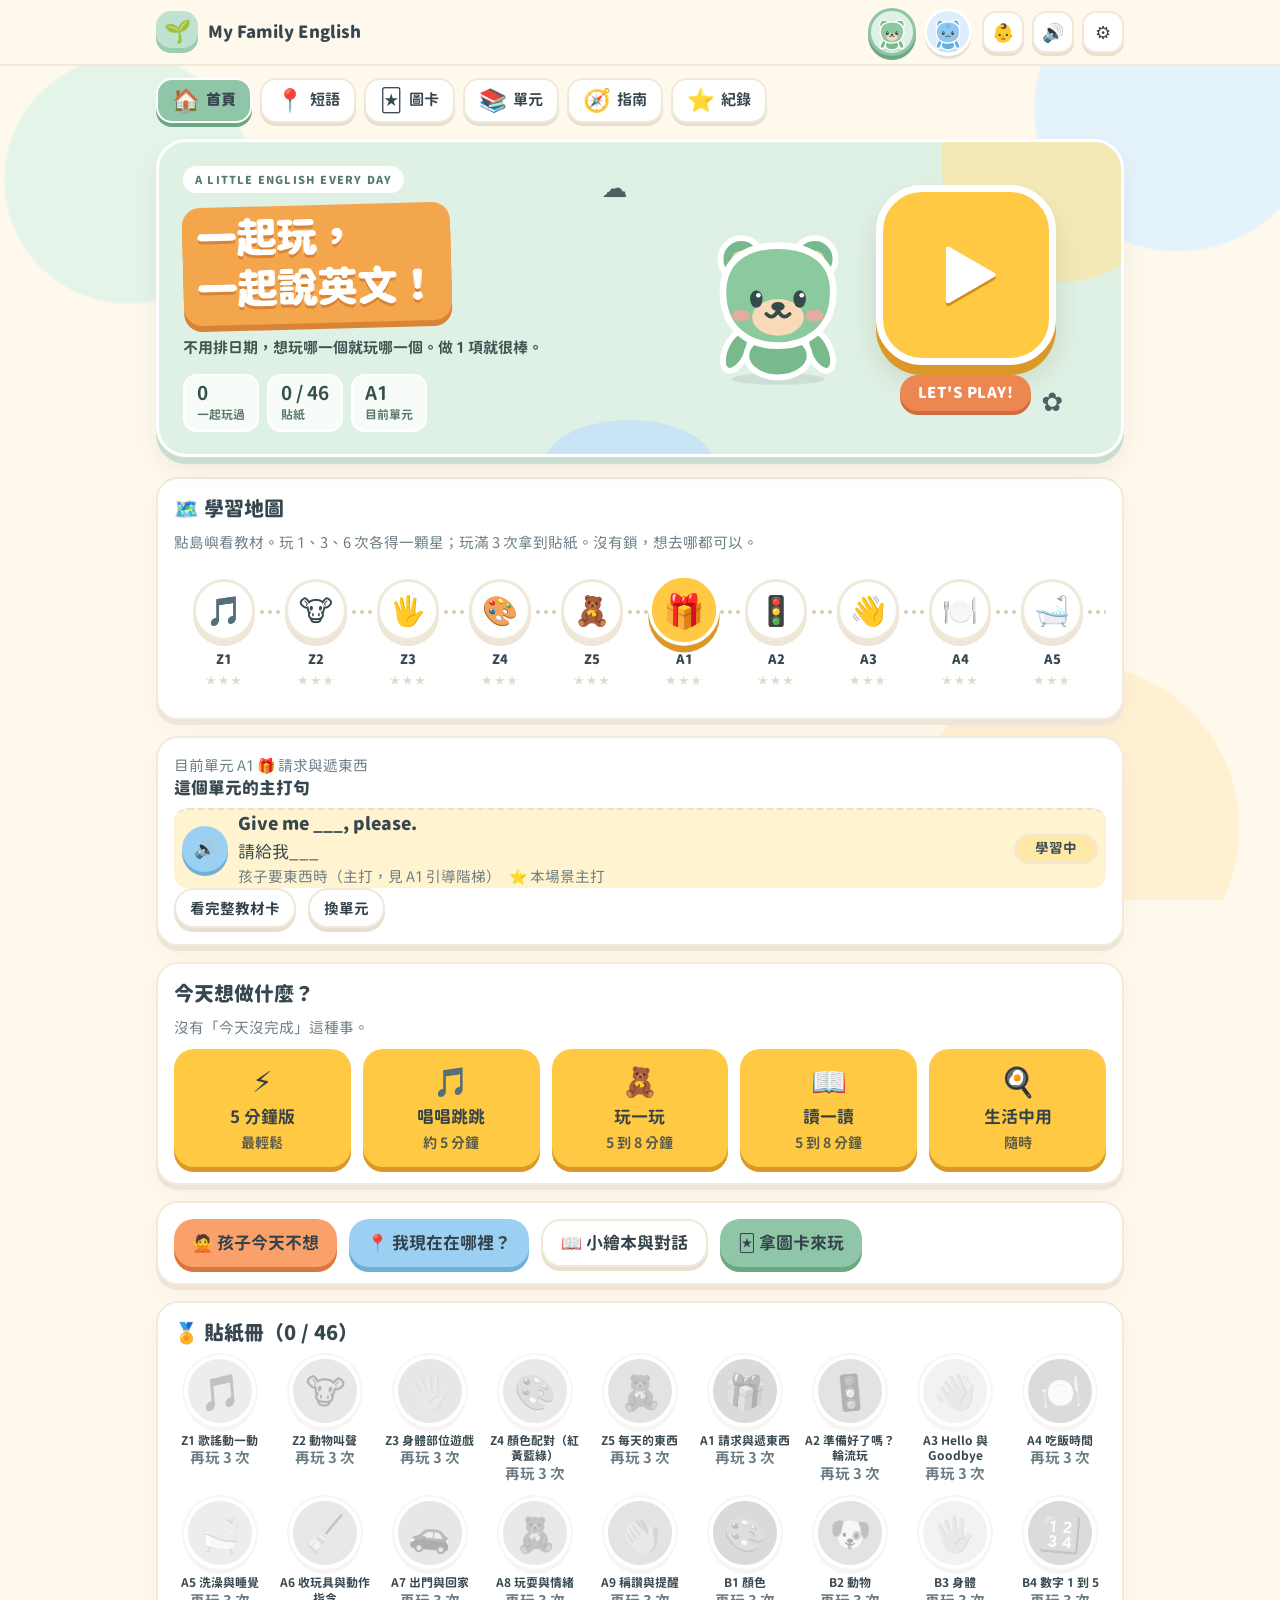
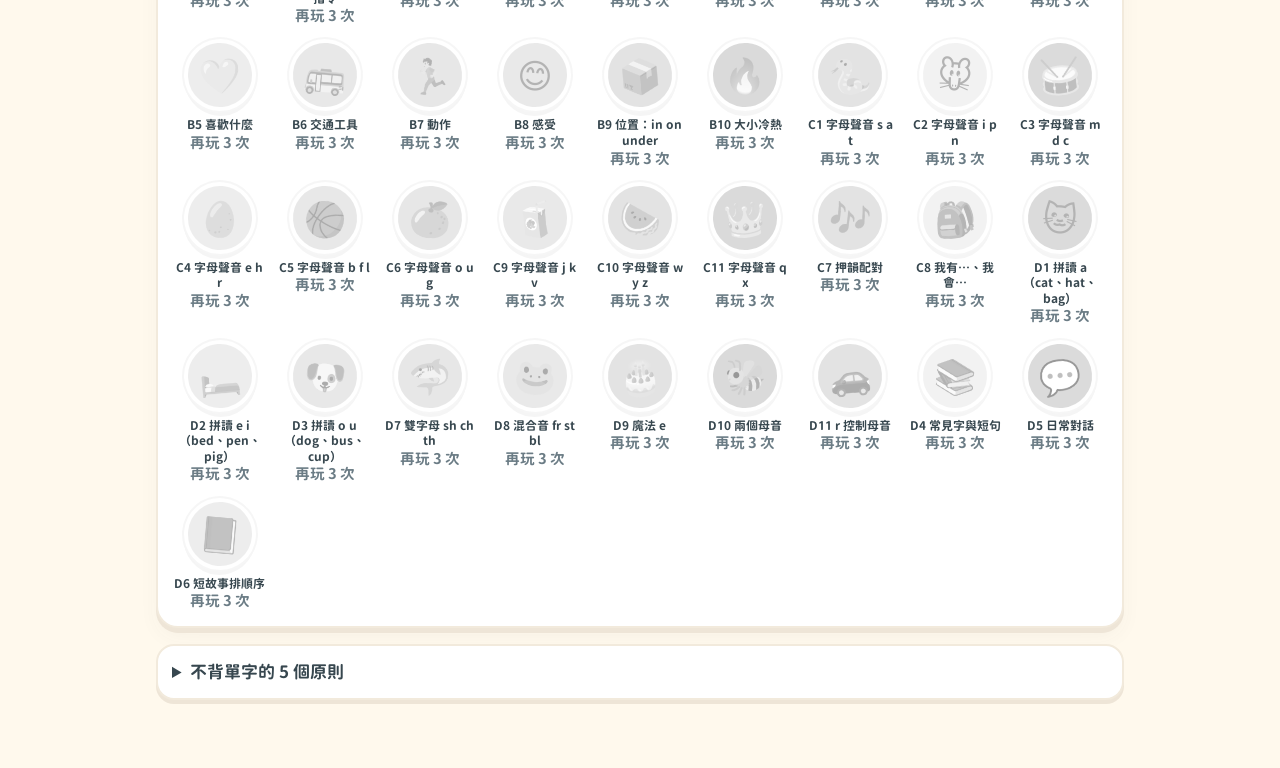
<file: index.html>
<!DOCTYPE html>
<html lang="zh-Hant">
<head>
<meta charset="utf-8">
<meta name="viewport" content="width=device-width, initial-scale=1">
<title>My Family English</title>
<meta name="theme-color" content="#E3F2FD">
<link rel="preload" href="fonts/GenSenRounded2TW-R.woff" as="font" type="font/woff" crossorigin>
<link rel="stylesheet" href="css/style.css">
<link rel="manifest" href="manifest.webmanifest">
<meta name="theme-color" content="#8FC6A7">
<link rel="apple-touch-icon" href="icons/apple-touch-icon.png">
</head>
<body>
<header class="top"><div class="wrap">
  <div class="brand"><span class="logo">🌱</span><span class="t">My Family English</span></div>
  <div class="kids" id="kids"></div>
  <div class="tools" id="tools"></div>
</div></header>
<nav class="nav" id="nav" aria-label="主選單"></nav>
<main class="wrap" id="view"></main>

<!-- 家長鎖：不透明、不能點空白處關閉、X 放大置右上 -->
<div class="modal" id="gate" role="dialog" aria-modal="true" aria-label="家長鎖"><div class="box">
  <button class="x" id="gateX" aria-label="關閉">✕</button>
  <h2>🔒 家長鎖</h2>
  <p>請解出 x：</p>
  <div class="eq" id="gateEq"></div>
  <input type="text" id="gateIn" class="gate-in" inputmode="numeric" autocomplete="off" aria-label="答案">
  <p><button class="btn green" id="gateOk">確認</button></p>
</div></div>

<div class="modal" id="resist" role="dialog" aria-modal="true" aria-label="孩子今天不想"><div class="box">
  <button class="x" id="resistX" aria-label="關閉">✕</button>
  <div id="resistBody"></div>
</div></div>

<div class="toast" id="toast" role="status"></div>

<script src="data/phrases.js"></script>
<script src="data/phrases-b.js"></script>
<script src="data/lessons.js"></script>
<script src="data/lessons-b.js"></script>
<script src="data/art.js"></script>
<script src="data/art-b.js"></script>
<script src="data/words.js"></script>
<script src="data/words-b.js"></script>
<script src="data/media.js"></script>
<script src="data/media-b.js"></script>
<script src="data/stage-c.js"></script>
<script src="data/lessons-zcd.js"></script>
<script src="data/curriculum.js"></script>
<script src="data/art-c.js"></script>
<script src="data/art-d.js"></script>
<script src="data/art-e.js"></script>
<script src="data/art-f.js"></script>
<script src="data/scenes.js"></script>
<script src="data/practice.js"></script>
<script src="data/practice2.js"></script>
<script src="data/phonics.js"></script>
<script src="data/stage-e.js"></script>
<script src="data/stories.js"></script>
<script src="data/dialogs.js"></script>
<script src="js/sound.js"></script>
<script src="js/kid.js"></script>
<script src="js/books.js"></script>
<script src="js/app.js"></script>
<script src="js/activities.js"></script>
<script src="js/kinds.js"></script>
<script src="js/di.js"></script>
<script>if ("serviceWorker" in navigator && /^https?:/.test(location.protocol)) { window.addEventListener("load", function () { navigator.serviceWorker.register("sw.js").catch(function () {}); }); }</script>
</body>
</html>
</file>
<file: css/style.css>
/* My Family English — 童趣 Flat 2.0
   文字：標題粗圓、內文深灰高對比、按鈕粗體；按鈕有「按下去」的 4px 位移 */
@font-face{font-family:"GenSenRounded";src:url("../fonts/GenSenRounded2TW-R.woff") format("woff");font-weight:300 600;font-style:normal;font-display:swap}
@font-face{font-family:"GenSenRounded";src:url("../fonts/GenSenRounded2TW-B.woff") format("woff");font-weight:700 800;font-style:normal;font-display:swap}
@font-face{font-family:"GenSenRounded";src:url("../fonts/GenSenRounded2TW-H.woff") format("woff");font-weight:900;font-style:normal;font-display:swap}
:root{
  --paper:#FFF9ED; --ink:#37474F; --muted:#6B7C85; --line:#F0E8D9; --edge:#EEE5D7;
  --mint:#DFF0E4; --green:#8FC6A7; --green-d:#6CA783; --yellow:#FFC943; --yellow-d:#D99828;
  --orange:#F4A64C; --orange-d:#D98337; --blue:#9CD0F2; --blue-d:#6FB0DA; --coral:#F9A06B; --coral-d:#D9773F;
  --sky:#E3F2FD; --cream:#FFF4CF; --r:22px;
}
*{box-sizing:border-box}
html{-webkit-text-size-adjust:100%}
body{margin:0;background:var(--paper);color:var(--ink);font-family:"GenSenRounded","Noto Sans TC","PingFang TC","Microsoft JhengHei",system-ui,sans-serif;line-height:1.6;font-size:17px;padding-bottom:96px;font-weight:500}
body:before{content:"";position:fixed;inset:0;pointer-events:none;z-index:-1;background:radial-gradient(circle at 10% 20%,#E5F4E8 0 9%,transparent 9.2%),radial-gradient(circle at 92% 12%,#E4F2FB 0 10%,transparent 10.2%),radial-gradient(circle at 84% 92%,#FFF0D2 0 12%,transparent 12.2%)}
h1,h2,h3{line-height:1.3;margin:0 0 .5em;font-weight:900}
h1{font-size:1.5rem} h2{font-size:1.25rem} h3{font-size:1.05rem}
p{margin:.3em 0 .6em}
button{font:inherit;color:inherit;cursor:pointer}
.wrap{max-width:1000px;margin:0 auto;padding:16px}

/* top */
.top{position:sticky;top:0;z-index:20;background:var(--paper);border-bottom:2px solid var(--line)}
.top .wrap{display:flex;align-items:center;gap:10px;padding:8px 16px}
.brand{font-weight:900;font-size:1.05rem;margin-right:auto;display:flex;align-items:center;gap:10px}
.logo{width:42px;height:42px;border-radius:15px;background:#BFE3D0;box-shadow:inset 0 -5px 0 #9BCBB1;display:grid;place-items:center;font-size:22px}
.kids{display:flex;gap:8px;align-items:center}
.kidbtn{border:3px solid #fff;border-radius:50%;width:48px;height:48px;padding:3px;display:grid;place-items:center;box-shadow:0 3px 0 #E9DFCF}
.kidbtn.on{border-color:var(--green);box-shadow:0 4px 0 var(--green-d)}
.kidbtn svg{width:36px;height:38px}
.tools{display:flex;gap:8px}
.tool-btn{width:42px;height:42px;border-radius:14px;background:#fff;border:2px solid var(--line);box-shadow:0 3px 0 #E9DFCF;font-size:18px;display:grid;place-items:center;padding:0}
.tool-btn:active{transform:translateY(3px);box-shadow:none}
@media(max-width:480px){.brand span.t{display:none}.kidbtn{width:42px;height:42px}.kidbtn svg{width:32px;height:34px}.tool-btn{width:38px;height:38px}}

/* nav */
.nav{position:fixed;left:0;right:0;bottom:0;z-index:20;background:#fff;border-top:2px solid var(--line);display:flex;padding:6px 4px calc(6px + env(safe-area-inset-bottom));gap:2px}
.nav button{background:none;border:0;border-radius:16px;padding:6px 2px;font-size:.75rem;font-weight:700;display:flex;flex-direction:column;align-items:center;flex:1;min-width:0}
.nav button .i{font-size:1.4rem;line-height:1.2}
.nav button.on{background:var(--green);box-shadow:0 3px 0 var(--green-d);font-weight:900}
@media(min-width:760px){
  .nav{position:static;border:0;background:none;max-width:1000px;margin:0 auto;padding:12px 16px 0;gap:8px}
  .nav button{flex:none;flex-direction:row;gap:6px;background:#fff;border:2px solid var(--line);box-shadow:0 3px 0 #E9DFCF;font-size:.95rem;padding:7px 14px}
  .nav button.on{background:var(--green);border-color:#fff;box-shadow:0 4px 0 var(--green-d)}
  body{padding-bottom:40px}
}

/* cards & buttons */
.card{background:#fff;border:2px solid #F2EADC;border-radius:var(--r);padding:16px;margin:0 0 16px;box-shadow:0 5px 0 var(--edge),0 10px 20px rgba(65,78,80,.04)}
.card.soft{background:#E8F4EC} .card.warm{background:var(--cream)}
.btn{display:inline-flex;align-items:center;justify-content:center;gap:6px;border:0;background:var(--yellow);border-radius:20px;padding:10px 18px;min-height:48px;font-weight:800;color:#33414a;box-shadow:0 5px 0 var(--yellow-d);text-decoration:none;line-height:1.3}
.btn:active{transform:translateY(4px);box-shadow:0 1px 0 var(--yellow-d)}
.btn.blue{background:var(--blue);box-shadow:0 5px 0 var(--blue-d)} .btn.blue:active{box-shadow:0 1px 0 var(--blue-d)}
.btn.green{background:var(--green);box-shadow:0 5px 0 var(--green-d)} .btn.green:active{box-shadow:0 1px 0 var(--green-d)}
.btn.orange{background:var(--coral);box-shadow:0 5px 0 var(--coral-d)} .btn.orange:active{box-shadow:0 1px 0 var(--coral-d)}
.btn.white{background:#fff;border:2px solid var(--line);box-shadow:0 4px 0 #E9DFCF} .btn.white:active{box-shadow:0 0 0 #E9DFCF}
.btn.small{min-height:40px;padding:6px 14px;font-size:.92rem;box-shadow-width:3px}
a.btn{color:#33414a}
.row{display:flex;flex-wrap:wrap;gap:12px}
.grid{display:grid;gap:14px;grid-template-columns:repeat(auto-fill,minmax(210px,1fr))}
.tag{display:inline-block;border-radius:999px;padding:0 10px;font-size:.78rem;font-weight:800;background:#fff;border:2px solid var(--line)}
.tag.g{background:#CFE8D5} .tag.y{background:#FFE9A8} .tag.b{background:var(--sky)}
.muted{color:var(--muted);font-size:.92rem}

/* hero */
.hero{position:relative;overflow:hidden;background:var(--mint);border:3px solid #fff;border-radius:30px;padding:22px 24px;display:grid;grid-template-columns:1.05fr 1fr;gap:10px;align-items:center;margin:0 0 20px;box-shadow:0 7px 0 #C8DFCF,0 14px 24px rgba(65,78,80,.08)}
.hero:before{content:"";position:absolute;width:240px;height:240px;border-radius:50%;background:#F8E7A9;right:-60px;top:-100px;opacity:.75}
.hero:after{content:"";position:absolute;width:170px;height:90px;border-radius:50%;background:#C9E4F5;left:40%;bottom:-56px}
.hero-copy,.hero-stage{position:relative;z-index:1}
.eyebrow{display:inline-block;background:#fff;border-radius:99px;padding:5px 12px;font-size:11px;font-weight:900;letter-spacing:1.2px;color:#587A6A}
.sticker-title{display:table;margin:12px 0 8px;font-size:clamp(26px,4.6vw,40px);line-height:1.28;font-weight:900;color:#fff;background:var(--orange);padding:6px 14px 10px;border-radius:18px;transform:rotate(-1.5deg);text-shadow:0 3px 0 var(--orange-d);-webkit-text-stroke:1.5px #fff;paint-order:stroke fill;box-shadow:0 6px 0 var(--orange-d)}
.hero-p{margin:12px 0 0;color:#3E5552;font-size:15px;font-weight:700;max-width:380px}
.stats{display:flex;gap:8px;margin-top:14px;flex-wrap:wrap}
.stat{background:#ffffffcc;border:2px solid #fff;border-radius:14px;padding:6px 12px;font-size:12px;font-weight:800;color:#587A6A}
.stat b{display:block;font-size:19px;color:#34524A;line-height:1.2}
.hero-stage{display:flex;align-items:center;justify-content:center;gap:18px;min-height:210px}
.mascot{width:clamp(105px,15vw,160px);animation:floaty 3.6s ease-in-out infinite;display:block}
.mascot svg,.mon svg{width:100%;height:auto;display:block}
@keyframes floaty{0%,100%{transform:translateY(0) rotate(-3deg)}50%{transform:translateY(-8px) rotate(2deg)}}
.play-wrap{display:flex;flex-direction:column;align-items:center;gap:10px}
.play-btn{width:clamp(120px,15vw,180px);height:clamp(120px,15vw,180px);border-radius:46px;background:var(--yellow);border:7px solid #fff;box-shadow:0 10px 0 var(--yellow-d),0 16px 24px rgba(88,91,58,.16);display:grid;place-items:center;color:#fff;font-size:64px;text-shadow:0 3px 0 #D28B20;padding:0 0 0 8px;animation:breathe 2.8s ease-in-out infinite}
.play-btn:active{transform:translateY(8px) scale(.98);box-shadow:0 2px 0 var(--yellow-d);animation:none}
@keyframes breathe{0%,100%{transform:scale(1)}50%{transform:scale(1.05)}}
.play-label{font-size:15px;font-weight:900;color:#fff;background:#ED8751;border-radius:99px;padding:6px 18px;box-shadow:0 4px 0 #CF6C3D;letter-spacing:.5px}
.deco{position:absolute;font-size:26px;opacity:.85;z-index:0}
.deco.a{right:6%;bottom:10%}.deco.b{left:46%;top:8%}
@media(max-width:700px){.hero{grid-template-columns:1fr;padding:18px}.hero-stage{min-height:0;gap:14px}.mascot{width:34%}.play-btn{width:128px;height:128px;font-size:52px}}
.pulse{animation:pulse .6s ease 2}
@keyframes pulse{50%{box-shadow:0 0 0 8px rgba(255,201,67,.5)}}

/* map & stickers */
.map{display:flex;overflow-x:auto;padding:16px 4px 10px;scroll-snap-type:x proximity}
.isl{flex:none;width:92px;display:flex;flex-direction:column;align-items:center;background:none;border:0;position:relative;padding:0;scroll-snap-align:center}
.isl .ib{width:62px;height:62px;border-radius:50%;background:#fff;border:3px solid var(--line);display:grid;place-items:center;font-size:29px;box-shadow:0 5px 0 var(--edge)}
.isl:after{content:"";position:absolute;top:31px;left:calc(50% + 36px);width:calc(100% - 72px);border-top:4px dotted #D9CDB6}
.isl:last-child:after{display:none}
.isl.cur .ib{background:var(--yellow);border-color:#fff;box-shadow:0 6px 0 var(--yellow-d);transform:scale(1.15)}
.isl.done .ib{background:#CFE8D5;box-shadow:0 5px 0 var(--green-d)}
.isl b{font-size:13px;margin-top:9px;font-weight:900}
.isl .stars{font-size:13px;letter-spacing:1px;color:#E4DACA}.isl .stars .on{color:#F6B73C}
.stickers{display:grid;grid-template-columns:repeat(auto-fill,minmax(90px,1fr));gap:14px}
.stk{text-align:center;font-size:12px;font-weight:800;line-height:1.3}
.stk .sb{width:72px;height:72px;margin:0 auto 6px;border-radius:50%;display:grid;place-items:center;font-size:34px;border:4px solid #fff;box-shadow:0 0 0 2px #F0E8D9,0 5px 0 rgba(0,0,0,.1);transform:rotate(var(--rot,-4deg))}
.stk.off .sb{filter:grayscale(1);opacity:.4}
.pop{position:fixed;left:50%;top:42%;font-size:28px;z-index:70;pointer-events:none;animation:pop 1s ease-out forwards}
@keyframes pop{from{transform:translate(0,0) scale(.4);opacity:1}to{transform:translate(var(--dx),var(--dy)) scale(1.3) rotate(var(--rot));opacity:0}}
@media(prefers-reduced-motion:reduce){.pop{display:none}.mascot,.play-btn,.jelly,.pulse{animation:none}}

/* activity menu */
.menu{display:grid;gap:12px;grid-template-columns:repeat(auto-fit,minmax(140px,1fr))}
.menu .btn{flex-direction:column;padding:14px 8px;text-align:center}
.menu .btn .em{font-size:1.8rem}
.menu .btn small{font-weight:700;opacity:.8}

/* phrases */
.phrase{display:flex;gap:10px;align-items:center;padding:10px 0;border-top:2px dashed #EADFCB}
.phrase:first-child{border-top:0}
.phrase .t{flex:1}
.phrase .en{font-weight:900;font-size:1.1rem}
.spk{border:0;background:var(--blue);border-radius:50%;width:46px;height:46px;flex:none;box-shadow:0 4px 0 var(--blue-d);font-size:1.1rem;padding:0}
.spk:active{transform:translateY(3px);box-shadow:none}
.st{border:2px solid var(--line);border-radius:999px;padding:2px 12px;font-weight:800;font-size:.85rem;min-width:84px;text-align:center;background:#fff}
.st.s1{background:#FFE9A8}.st.s2{background:#CFE8D5}
.main{background:var(--cream);border-radius:14px;padding:0 8px}
.scenes{display:grid;grid-template-columns:repeat(auto-fill,minmax(130px,1fr));gap:12px}
.scenes .btn{flex-direction:column}
.scenes .btn .em{font-size:1.8rem}

/* unit */
.tabs{display:flex;gap:8px;margin:0 0 10px}
.tabs button{flex:1;border:2px solid var(--line);background:#fff;border-radius:18px;padding:8px 4px;font-weight:800;box-shadow:0 3px 0 #E9DFCF}
.tabs button.on{background:var(--yellow);border-color:#fff;box-shadow:0 4px 0 var(--yellow-d)}
.script{background:var(--cream);border-radius:16px;padding:12px 14px;font-size:1.05rem}
ol,ul{padding-left:1.3em;margin:.3em 0 .6em} li{margin:.25em 0}
table{border-collapse:collapse;width:100%}
td,th{border:2px solid #EEE5D7;padding:6px 8px;text-align:left;vertical-align:top;font-size:.95rem}
th{background:var(--sky)}
details{border:2px solid #F2EADC;border-radius:18px;padding:8px 14px;margin:0 0 12px;background:#fff;box-shadow:0 4px 0 var(--edge)}
summary{font-weight:800;cursor:pointer;padding:4px 0;min-height:36px}
.two{display:grid;gap:16px}
@media(min-width:900px){.two{grid-template-columns:1fr 1fr;align-items:start}}
.cat{display:flex;gap:4px;align-items:center;flex-wrap:wrap}
.cat .seg{width:24px;height:24px;border-radius:50%;border:2px solid #E2D9C6;background:#fff}
.cat .seg.on{background:var(--green);border-color:var(--green-d)}
.cat .head{background:var(--yellow);border-color:var(--yellow-d)}
textarea,input[type=text]{width:100%;font:inherit;border:2px solid #E6DCC8;border-radius:18px;padding:10px 12px;background:#fff;color:var(--ink)}
textarea{min-height:90px}
.note{border-left:6px solid var(--blue);background:#F6FAFD;border-radius:12px;padding:8px 12px;margin:8px 0}
.sub{border:2px solid #F2EADC;border-radius:18px;background:#FFFEFA;padding:10px 14px;margin:10px 0}
.lyr{white-space:pre-wrap;font:inherit;background:var(--cream);border-radius:14px;padding:10px 12px;margin:6px 0;font-size:1.05rem}

/* modal */
.modal{position:fixed;inset:0;background:var(--paper);z-index:50;display:none;overflow:auto}
.modal.open{display:block}
.modal .box{max-width:560px;margin:24px auto;background:#fff;border:3px solid var(--line);border-radius:28px;padding:24px 20px 20px;position:relative;box-shadow:0 7px 0 var(--edge)}
.modal .x{position:absolute;right:10px;top:10px;width:56px;height:56px;border-radius:50%;border:0;background:var(--coral);font-size:1.6rem;font-weight:900;box-shadow:0 4px 0 var(--coral-d);padding:0}
.modal .x:active{transform:translateY(4px);box-shadow:none}
.modal h2{padding-right:64px}
.eq{font-size:1.8rem;font-weight:900;text-align:center;background:var(--sky);border-radius:18px;padding:14px;margin:12px 0}
.gate-in{font-size:1.5rem;text-align:center}
.toast{position:fixed;left:50%;bottom:100px;transform:translateX(-50%);background:var(--ink);color:#fff;border-radius:999px;padding:10px 20px;z-index:60;display:none;max-width:90%}
.toast.on{display:block}
@keyframes jelly{0%,85%,100%{transform:scale(1)}92%{transform:scale(1.06,.95)}}
.jelly{animation:jelly 3s infinite}
.mon{display:inline-block;width:64px}

/* picture cards */
.wgrid{display:grid;gap:14px;grid-template-columns:repeat(auto-fill,minmax(150px,1fr));margin-top:12px}
.wcard{background:#fff;border:2px solid #F2EADC;border-radius:var(--r);padding:12px 8px;text-align:center;cursor:pointer;box-shadow:0 5px 0 var(--edge)}
.wcard.on{background:var(--cream);border-color:var(--yellow)}
.wcard .pic{display:block;font-size:3.6rem;line-height:1.2;height:84px}
.wcard .pic.svg svg{width:84px;height:84px}
.wcard .we{font-weight:900;font-size:1.15rem;margin-top:6px}
.wcard .wz{color:var(--muted);font-size:.95rem}
.wcard .ws{margin-top:6px;font-size:.85rem;background:var(--sky);border-radius:12px;padding:4px 6px}
.wcard .spk{width:40px;height:40px;font-size:1rem}
.tray{display:grid;gap:12px;grid-template-columns:repeat(auto-fit,minmax(150px,1fr));margin:8px 0}
.wcard.big .pic{font-size:4.6rem;height:100px}.wcard.big .pic.svg svg{width:96px;height:96px}
.wcard.big .ws{font-size:1rem}
@media print{
  .top,.nav,.noprint,.toast,.modal{display:none!important}
  body{background:#fff;padding:0}body:before{display:none}
  .wrap{max-width:none;padding:0}
  .wgrid{grid-template-columns:repeat(3,1fr);gap:8px}
  .wcard{break-inside:avoid;box-shadow:none;border-width:2px;padding:18px 8px}
  .wcard .pic{font-size:5rem;height:104px}.wcard .pic.svg svg{width:100px;height:100px}
  .wcard .we{font-size:1.5rem}
}

.muted{color:var(--muted)}

/* ---------- 孩子模式 ---------- */
body.kidmode header.top, body.kidmode .nav { display: none; }
body.kidmode { background: #DFF0E4; }
body.kidmode main.wrap { max-width: 100%; padding: 0; }
.kmode { min-height: 100vh; min-height: 100dvh; display: flex; flex-direction: column; padding: 14px 18px 28px; box-sizing: border-box; user-select: none; -webkit-user-select: none; }
.kmode.ended { background: #2F3E5C; color: #fff; }
.kbar { display: flex; align-items: center; justify-content: space-between; min-height: 76px; }
.kspacer { flex: 1; }
.kmon .mon, .kmon svg { width: 76px; height: 76px; }
.kmon.big .mon, .kmon.big svg { width: 200px; height: 200px; }
.kbtn { width: 68px; height: 68px; border-radius: 50%; border: 4px solid #fff; font-size: 32px; background: #fff; box-shadow: 0 5px 0 #D8CFC0; cursor: pointer; }
.kbtn:active { transform: translateY(4px); box-shadow: 0 1px 0 #D8CFC0; }
.kbtn.lock { background: #F3EBDD; font-size: 26px; width: 56px; height: 56px; opacity: .8; }
.kbtn.replay { align-self: center; width: 120px; height: 120px; font-size: 56px; background: #FFC943; box-shadow: 0 7px 0 #D99828; margin: 8px 0 18px; }
.kbtn.replay:active { box-shadow: 0 2px 0 #D99828; transform: translateY(5px); }
.kmap { flex: 1; display: flex; align-items: center; gap: 28px; overflow-x: auto; padding: 24px 12px 40px; scroll-snap-type: x proximity; }
.kisland { flex: 0 0 auto; width: 168px; height: 168px; border-radius: 50%; border: 6px solid #fff; font-size: 84px; cursor: pointer; box-shadow: 0 9px 0 rgba(0,0,0,.14); scroll-snap-align: center; animation: kbreath 3.2s ease-in-out infinite; }
.kisland:active { transform: translateY(7px); box-shadow: 0 2px 0 rgba(0,0,0,.14); animation: none; }
.khero { text-align: center; font-size: 110px; margin: 12px 0 6px; animation: kbreath 3.2s ease-in-out infinite; }
.kgames { display: flex; justify-content: center; gap: 34px; margin: 20px 0; flex-wrap: wrap; }
.kgame { width: 170px; height: 170px; border-radius: 40px; border: 6px solid #fff; font-size: 84px; cursor: pointer; box-shadow: 0 9px 0 rgba(0,0,0,.14); }
.kgame:active { transform: translateY(7px); box-shadow: 0 2px 0 rgba(0,0,0,.14); }
.kchoices { display: grid; grid-template-columns: repeat(auto-fit, minmax(150px, 1fr)); gap: 24px; padding: 6px 4px; max-width: 900px; width: 100%; margin: 0 auto; }
.kchoices.tap { grid-template-columns: repeat(auto-fill, minmax(130px, 1fr)); gap: 20px; }
.kcard { background: #fff; border: 4px solid #F2EADC; border-radius: 30px; min-height: 150px; box-shadow: 0 8px 0 #EEE5D7; cursor: pointer; padding: 12px; display: flex; align-items: center; justify-content: center; }
.kcard:active { transform: translateY(6px); box-shadow: 0 2px 0 #EEE5D7; }
.kcard .pic { font-size: 72px; display: block; width: 100%; }
.kcard .pic.svg svg { width: 100%; max-width: 130px; height: auto; display: block; margin: 0 auto; }
.kcard .pic.txt { font-weight: 900; font-size: 84px; text-align: center; color: #37474F; }
.kcard.yes { background: #CFE8D5; border-color: #8FC6A7; animation: kpop .5s ease; }
.kcard.shake { animation: kshake .45s ease; }
.kdots { text-align: center; font-size: 34px; margin-top: 22px; letter-spacing: 8px; }
.kdots span { filter: grayscale(1); opacity: .35; }
.kdots span.on { filter: none; opacity: 1; }
.kcheer { flex: 1; display: flex; flex-direction: column; align-items: center; justify-content: center; text-align: center; }
.kstars { font-size: 64px; margin-top: 14px; animation: kpop .8s ease; }
.kmoon { font-size: 130px; }
.kbye { font-size: 3rem; font-weight: 900; margin-top: 10px; }
.ktime { height: 10px; border-radius: 99px; background: rgba(0,0,0,.08); margin: 26px auto 0; width: min(420px, 80%); overflow: hidden; }
.ktime span { display: block; height: 100%; background: #FFC943; border-radius: 99px; transition: width 3s linear; }
@keyframes kbreath { 0%, 100% { transform: scale(1); } 50% { transform: scale(1.05); } }
@keyframes kpop { 0% { transform: scale(1); } 40% { transform: scale(1.12); } 100% { transform: scale(1); } }
@keyframes kshake { 0%, 100% { transform: translateX(0); } 25% { transform: translateX(-9px); } 75% { transform: translateX(9px); } }
@media (prefers-reduced-motion: reduce) { .kisland, .khero, .kcard.yes, .kcard.shake, .kstars { animation: none !important; } }

/* ===== 學習單（紙本）===== */
.sheet-bar{display:flex;flex-wrap:wrap;gap:10px;align-items:center;margin:0 0 14px}
.xs-wrap{overflow-x:auto;padding-bottom:8px}
.xs{width:190mm;height:274mm;margin:0 auto 20px;background:#fff;border:2px solid #F2EADC;border-radius:16px;padding:6mm 7mm;box-sizing:border-box;display:flex;flex-direction:column;gap:3mm;color:#2f3b42;overflow:hidden}
.xh{display:flex;align-items:center;gap:3mm;border-bottom:1.2mm solid #2f3b42;padding-bottom:2mm}
.xh b{font-size:7mm;flex:1}.xi{font-size:9mm}
.xage{background:#FFC943;border-radius:99px;padding:.8mm 4mm;font-weight:900;font-size:5mm}
.xv{font-size:4.4mm;color:#6B7C85;font-weight:800}
.xtip{font-size:4mm;color:#5b6b75;background:#FAFAF6;border:.4mm dashed #9AA8B0;border-radius:3mm;padding:1.4mm 3mm}
.xrd{position:relative;flex:1;min-height:0;display:flex;flex-direction:column;gap:2mm;border:.6mm solid #E4DCCB;border-radius:5mm;padding:2mm}
.xno{position:absolute;left:-1mm;top:-1mm;z-index:2;width:7mm;height:7mm;border-radius:50%;background:#2f3b42;color:#fff;display:grid;place-items:center;font-weight:900;font-size:4.2mm}
.xrow{flex:1;min-height:0;display:flex;align-items:stretch;gap:3mm}
.xpr{width:30%;display:flex;flex-direction:column;align-items:center;justify-content:center;gap:1mm;min-width:0}
.xlab{font-size:3.8mm;color:#8A99A3;text-align:center}
.xbig{font-size:26mm;line-height:1;font-weight:900;color:#2f3b42}
.xspk{font-size:14mm}
.xtx2{font-weight:900;font-size:6.4mm;text-align:center}.xtx2.q{font-size:7.5mm}
.xpp1{height:100%;display:flex;justify-content:center;min-height:0}
.xpr .xpp1{height:auto;flex:1;min-height:0;width:100%}
.xops{flex:1;display:flex;gap:3mm;min-width:0}
.xop{flex:1;min-width:0;min-height:0;border:.8mm solid #2f3b42;border-radius:5mm;display:flex;align-items:center;justify-content:center;padding:1.2mm}
.xop .pic.svg,.xmc .pic.svg,.xpp1 .pic.svg,.xbigp .pic.svg,.xpt .pic.svg,.xobjs .pic.svg{display:flex;justify-content:center;height:100%;width:100%}
.xop .pic.svg svg,.xmc .pic.svg svg,.xpp1 .pic.svg svg,.xbigp .pic.svg svg,.xpt .pic.svg svg,.xobjs .pic.svg svg{height:100%;width:auto;max-width:100%}
.xtx{font-size:9mm;font-weight:900}
.xops.t .xtx{font-size:5.6mm;text-align:center;line-height:1.25}
.xbigp{flex:3;min-height:0;display:flex;justify-content:center}
.xdots{flex:1.2;display:flex;gap:5mm;justify-content:center;align-items:center}
.xdots i{height:100%;max-height:26mm;aspect-ratio:1;border:.9mm dashed #8A99A3;border-radius:50%}
.xpaint{flex:1;min-height:0;display:flex;gap:6mm}
.xpt{flex:1;min-height:0;display:flex;justify-content:center}
.xpt .pic.svg svg [fill]:not([fill="none"]){fill:#fff!important}
.xpt .pic.svg svg [opacity]{display:none}
.xm{flex:1;min-height:0;display:flex;flex-direction:column;gap:2mm}
.xmr{flex:1;min-height:0;display:flex;align-items:center;gap:1mm}
.xmc{height:100%;width:32%;display:flex;justify-content:center;align-items:center;border:.6mm solid #E4DCCB;border-radius:4mm;padding:1mm;box-sizing:border-box}
.xmc.r{margin-left:auto}
.xdt{width:4mm;height:4mm;border-radius:50%;background:#2f3b42;flex:none}.xln{flex:1}
.xm.sh .xmc.r .pic{filter:brightness(0);opacity:.7}
.xlt{font-size:16mm;font-weight:900}
.xobjs{flex:1.3;display:flex;flex-wrap:wrap;gap:1.5mm;align-items:center;justify-content:center;min-width:0}
.xobjs .pic.svg{height:48%;width:30%}
.xobjs.n1 .pic.svg,.xobjs.n2 .pic.svg{height:80%;width:42%}
.xtr{align-items:center}.xtr .xpp1{width:22%;flex:none}.xtr svg{height:100%;flex:1;min-width:0}
.xblank{flex:1.4;border:.7mm dashed #CBD3D8;border-radius:4mm}
.xbd .xpp1{width:22%;flex:none}
.xsl{display:flex;gap:2mm;align-items:center;flex:1}.xsl i{flex:1;height:70%;border:.8mm dashed #8A99A3;border-radius:3mm}
.xtl{display:flex;gap:2mm;align-items:center;flex:1}.xtl b{flex:1;height:70%;display:grid;place-items:center;border-radius:50%;background:#FFE9A8;border:.7mm solid #2f3b42;font-size:11mm}
.xord{flex:1;min-height:0;display:flex;gap:4mm}
.xoi{flex:1;min-width:0;display:flex;flex-direction:column;align-items:center;gap:1mm;border:.6mm solid #E4DCCB;border-radius:4mm;padding:1.5mm}
.xoi .xpp1{flex:1}.xoi .xtx2{font-size:4.6mm}
.xnb{width:11mm;height:11mm;border:.8mm dashed #8A99A3;border-radius:2.5mm;display:block}
.xf{display:flex;justify-content:space-between;align-items:center;font-size:7mm;color:#C9A227;letter-spacing:2mm}
.xf small{font-size:3mm;color:#9AA8B0;letter-spacing:0}
.xlist{display:grid;gap:10px}.xl{display:flex;flex-wrap:wrap;gap:8px;align-items:center}.xl b{min-width:64px}

/* ===== 互動版 ===== */
.xd{min-height:100vh;min-height:100dvh;display:flex;flex-direction:column;padding:12px 16px 20px;box-sizing:border-box;user-select:none;-webkit-user-select:none;touch-action:manipulation;max-width:900px;margin:0 auto}
.xd-top{display:flex;align-items:center;gap:12px}
.xb{width:52px;height:52px;border-radius:50%;border:0;background:#fff;font-size:1.5rem;box-shadow:0 3px 0 #D8CFBD;cursor:pointer}
.xd-dots{flex:1;display:flex;gap:6px;justify-content:center;flex-wrap:wrap}
.xd-dots i{width:14px;height:14px;border-radius:50%;background:#C9D8CE}.xd-dots i.d{background:#43A047}.xd-dots i.c{background:#FFB300;transform:scale(1.35)}
.xd-tip{background:#FFF6D6;border-radius:14px;padding:8px 14px;margin:10px 0 0;font-size:1rem}
.xd-body{flex:1;display:flex;flex-direction:column;align-items:center;justify-content:space-evenly;gap:14px;padding-top:10px}
.xo,.xbigd,.xob,.xdc,.xtile,.xsw,.xsp,.xbigl,.xgo,.xsmall,.xbtn{font-family:inherit;cursor:pointer;-webkit-tap-highlight-color:transparent}
.xo{background:#fff;border:5px solid #fff;border-radius:28px;box-shadow:0 6px 0 #D8CFBD;display:grid;place-items:center;padding:10px;transition:transform .15s,opacity .2s}
.xo .pic.svg svg{width:100%;height:auto;display:block}
.xo .pic.svg{width:100%}
.xopsd{display:grid;gap:16px;width:100%}.xopsd.c2{grid-template-columns:1fr 1fr}.xopsd.c3{grid-template-columns:1fr 1fr 1fr}.xopsd.t{grid-template-columns:1fr}
.xopsd .xo{min-height:150px}.xopsd.t .xo{min-height:84px;font-size:1.6rem}
.xopsd.num .xo{min-height:110px}
.xtx,.xo .xtx{font-size:2rem;font-weight:900;color:#37474F}
.xo.ok{border-color:#43A047;background:#E8F5E9;transform:scale(1.06)}
.xo.dim{opacity:.35}
.xo.no,.xtile.no{animation:xshake .45s}
@keyframes xshake{0%,100%{transform:translateX(0)}25%{transform:translateX(-10px)}75%{transform:translateX(10px)}}
.xprd{display:flex;flex-direction:column;align-items:center;gap:10px;width:100%}
.xbigd{width:min(60vw,300px);background:#fff;border:0;border-radius:34px;padding:14px;box-shadow:0 7px 0 #D8CFBD}
.xbigd.s{width:min(46vw,230px)}
.xbigd .pic.svg svg,.xpp1.d .pic.svg svg,.xcv .pic.svg svg,.xsmall .pic.svg svg{width:100%;height:auto;display:block}
.xbigl{font-size:7rem;font-weight:900;color:#37474F;background:#fff;border:0;border-radius:34px;padding:0 44px;box-shadow:0 7px 0 #D8CFBD}
.xsp{font-size:4.5rem;background:#FFC943;border:0;border-radius:50%;width:130px;height:130px;box-shadow:0 6px 0 #E2A91E}
.xtx3{font-size:2.2rem;font-weight:900;color:#37474F;text-align:center;background:#fff;border-radius:24px;padding:12px 20px;border:0}
.xtx3.q{box-shadow:0 5px 0 #D8CFBD}
.xpp1.d{width:min(42vw,200px)}
.xdots2{display:flex;gap:14px;flex-wrap:wrap;justify-content:center}
.xdc{width:min(20vw,110px);height:min(20vw,110px);border:6px dashed #8AAE96;border-radius:50%;background:rgba(255,255,255,.5);padding:8px;box-sizing:border-box}
.xdc.on{border:6px solid #FFC943;background:#fff;animation:xpop .35s}
.xdc .pic.svg svg{width:100%;height:auto}
@keyframes xpop{0%{transform:scale(.6)}70%{transform:scale(1.15)}100%{transform:scale(1)}}
.xcv{width:min(78vw,360px);background:#fff;border-radius:30px;padding:12px;box-shadow:0 6px 0 #D8CFBD}
.xcv .pic.svg svg [fill]:not([fill="none"]){fill:#fff!important}.xcv .pic.svg svg [opacity]{display:none}
.xpal{display:flex;gap:10px;flex-wrap:wrap;justify-content:center}
.xsw{width:54px;height:54px;border-radius:50%;border:4px solid #fff;box-shadow:0 3px 0 #D8CFBD}.xsw.on{transform:scale(1.25);border-color:#37474F}
.xgo{background:#43A047;color:#fff;border:0;border-radius:99px;font-size:2.2rem;padding:8px 48px;box-shadow:0 5px 0 #2E7D32}
.xmd{display:flex;gap:30px;justify-content:center;width:100%}.xcol{display:flex;flex-direction:column;gap:16px;flex:1;max-width:260px}
.xcol .xo{min-height:120px}.xo.sel{border-color:#FFB300;transform:scale(1.05)}
.xo.r.sh .pic{filter:brightness(0);opacity:.6}.xo.ok.sh .pic{filter:none;opacity:1}
.xo.ok.c0{border-color:#1E88E5;background:#E3F2FD}.xo.ok.c1{border-color:#F4511E;background:#FBE9E7}.xo.ok.c2{border-color:#8E24AA;background:#F3E5F5}
.xlt{font-size:4.2rem;font-weight:900;color:#37474F}
.xobjs2{display:flex;flex-wrap:wrap;gap:10px;justify-content:center;max-width:520px}
.xob{width:min(26vw,120px);background:#fff;border:0;border-radius:24px;padding:8px;box-shadow:0 5px 0 #D8CFBD}.xob.on{background:#FFE9A8;transform:scale(.92)}
.xob .pic.svg svg{width:100%;height:auto}
.xnum{font-size:4.5rem;font-weight:900;color:#37474F;min-height:80px}
.xtrw{position:relative;width:min(80vw,340px);height:min(62vw,340px);background:#fff;border-radius:30px;box-shadow:0 6px 0 #D8CFBD;overflow:hidden}
.xtrbg{position:absolute;inset:0;display:flex;justify-content:center}.xtrbg svg{height:100%;width:auto}
.xtrc{position:absolute;inset:0;width:100%;height:100%;touch-action:none}
.xsmall{width:90px;background:#fff;border:0;border-radius:20px;padding:6px;box-shadow:0 4px 0 #D8CFBD}
.xslots{display:flex;gap:14px}.xs1{width:84px;height:100px;border:5px dashed #8AAE96;border-radius:20px;display:grid;place-items:center;font-size:4rem;font-weight:900;color:#37474F;background:rgba(255,255,255,.5)}
.xs1.on{border:5px solid #43A047;background:#fff}
.xtiles{display:flex;gap:16px}.xtile{width:92px;height:92px;border-radius:50%;border:0;background:#FFC943;font-size:3.4rem;font-weight:900;color:#37474F;box-shadow:0 6px 0 #E2A91E}.xtile.used{opacity:.25}
.xordd{display:flex;gap:14px;width:100%;justify-content:center;flex-wrap:wrap}
.xo.ord{width:min(29vw,200px);gap:6px}.xo.ord .xtx2{font-size:1.15rem}
.xo.ord .xnb{width:48px;height:48px;border:4px dashed #B8C4BD;border-radius:12px;font-size:2rem;font-style:normal;font-weight:900;display:grid;place-items:center}
.xo.ord.ok .xnb{border:4px solid #43A047;background:#43A047;color:#fff}
.xd-end{flex:1;display:flex;flex-direction:column;align-items:center;justify-content:center;gap:16px}
.xcheer{font-size:7rem;animation:xpop .6s}.xstars{font-size:3.4rem}.xend-t{font-size:2.6rem;font-weight:900;color:#37474F}
.xd-btns{display:flex;gap:18px;margin-top:14px}.xbtn{width:92px;height:92px;border-radius:50%;border:0;background:#fff;font-size:2.6rem;box-shadow:0 6px 0 #D8CFBD}
@media(max-width:520px){.xd{padding:10px}.xo.ord .xtx2{font-size:.95rem}.xmd{gap:14px}}
@page{size:A4;margin:11mm}
@media print{
  body{-webkit-print-color-adjust:exact;print-color-adjust:exact;background:#fff!important}
  .xs-wrap{overflow:visible;padding:0}
  .xs{border:0;border-radius:0;margin:0;width:100%;height:272mm}
}
.xtx2.q{font-size:5.2mm;line-height:1.2}
.xpr:has(.xtx2.q){width:36%}
.xbig{font-size:19mm;line-height:.95}
.xspk{font-size:9mm;line-height:1}
.xlab{font-size:3.2mm;line-height:1.1}
.xpr{overflow:hidden}

/* ===== 多元活動（紙本）===== */
.xrd.k-colorby{flex:2.2}.xrd.k-maze,.xrd.k-dotdot{flex:1.5}.xrd.k-bingo{flex:1.3}.xrd.k-spinner{flex:1.25}.xrd.k-hunt,.xrd.k-sort{flex:1.2}.xrd.k-wordfam{flex:1.4}
.xhunt,.xmzw,.xbing,.xsrt,.xcbw{flex:1;min-height:0;display:flex;gap:3mm}
.xhunt,.xmzw{align-items:stretch}
.xhl{width:20%;display:flex;align-items:center;justify-content:center;border:.7mm dashed #9AA8B0;border-radius:4mm;padding:1mm;min-height:0}
.xhl .pic.svg{display:flex;justify-content:center;height:100%;width:100%}.xhl .pic.svg svg{height:100%;width:auto;max-width:100%}
.xbig2{font-size:13mm;font-weight:900}
.xhg{flex:1;min-height:0;display:grid;grid-template-columns:repeat(var(--c),1fr);grid-auto-rows:1fr;gap:1.6mm}
.xhc,.xbc,.xmc2,.xcc{border:.5mm solid #CBD3D8;border-radius:3mm;display:flex;align-items:center;justify-content:center;min-width:0;min-height:0;padding:.8mm;overflow:hidden}
.xhc .pic.svg,.xbc .pic.svg,.xmc2 .pic.svg{display:flex;justify-content:center;height:100%;width:100%}
.xhc .pic.svg svg,.xbc .pic.svg svg,.xmc2 .pic.svg svg{height:100%;width:auto;max-width:100%}
.xct{font-size:8mm;font-weight:900}
.xbing{flex-direction:column}.xbg{flex:1;min-height:0;display:grid;grid-template-columns:repeat(var(--c),1fr);grid-auto-rows:1fr;gap:2mm}
.xbc{border:.8mm solid #2f3b42;border-radius:4mm}
.xcall{font-size:3.2mm;color:#8A99A3;text-align:center}
.xmz{flex:1;min-height:0;display:grid;grid-template-columns:repeat(var(--c),1fr);grid-auto-rows:1fr;gap:1.2mm}
.xmc2.st{box-shadow:inset 1.6mm 0 0 #43A047}.xmc2.en{box-shadow:inset -1.6mm 0 0 #E53935}
.xfamr{flex:1;min-height:0;display:flex;flex-direction:column;gap:1.2mm}
.xbank{display:flex;gap:3mm;justify-content:center}.xbank b{width:9mm;height:9mm;border-radius:50%;background:#FFE9A8;border:.6mm solid #2f3b42;display:grid;place-items:center;font-size:5.4mm}
.xfr{flex:1;min-height:0;display:flex;align-items:center;gap:2mm}
.xfp{width:13mm;height:100%;display:flex;align-items:center}.xfp .pic.svg{height:100%}.xfp .pic.svg svg{height:100%;width:auto}
.xbx{width:16mm;height:80%;border:.8mm dashed #8A99A3;border-radius:3mm}
.xri{font-size:9mm;font-weight:900;color:#1E88E5}.xwl{flex:1;border-bottom:.6mm dashed #CBD3D8;height:60%}
.xspn{flex:1;min-height:0;display:flex;gap:4mm}.xsv{height:100%;aspect-ratio:1}.xsv svg{height:100%;width:auto}
.xsr{flex:1;display:flex;flex-direction:column;gap:1.4mm;min-height:0}.xsl2{flex:1;display:flex;align-items:center;gap:2mm;border-bottom:.5mm dashed #CBD3D8}
.xsl2 i{width:14mm;height:80%;border:.7mm dashed #8A99A3;border-radius:3mm}.xsl2 b{font-size:8mm;color:#1E88E5}.xpbox{flex:1;height:80%;border:.6mm dashed #CBD3D8;border-radius:3mm}
.xsrt{flex-direction:column}.xsh{display:flex;justify-content:space-around}.xsh b{font-size:12mm;border:.8mm solid #2f3b42;border-radius:4mm;padding:0 6mm;background:#FFE9A8}
.xsg{flex:1;min-height:0;display:grid;grid-template-columns:repeat(3,1fr);grid-auto-rows:1fr;gap:2mm}
.xsi{border:.5mm solid #CBD3D8;border-radius:3mm;display:flex;flex-direction:column;align-items:center;min-height:0;padding:.8mm}
.xsi .pic.svg{flex:1;min-height:0;display:flex;justify-content:center;width:100%}.xsi .pic.svg svg{height:100%;width:auto;max-width:100%}
.xsc{display:flex;gap:6mm}.xsc i{font-style:normal;width:8mm;height:8mm;border:.6mm solid #2f3b42;border-radius:50%;display:grid;place-items:center;font-weight:900;font-size:4.6mm}
.xbub{flex:1;min-width:0;height:100%}.xbub svg{height:100%;width:100%}
.xddw{flex:1;min-height:0;display:flex;justify-content:center}.xddw svg{height:100%;width:auto}
.xdd text{fill:#2f3b42}.xdpc{fill:#fff;stroke:#2f3b42;stroke-width:1.2}.xdp.st .xdpc{fill:#43A047}
.xcbw{flex-direction:column}.xleg{display:flex;gap:5mm;justify-content:center}
.xlg{min-width:16mm;height:9mm;padding:0 3mm;border-radius:99px;display:inline-grid;place-items:center;font-weight:900;font-size:5mm;border:.6mm solid #2f3b42;color:#fff;text-shadow:0 0 1.2mm rgba(0,0,0,.55)}
.xcb{flex:1;min-height:0;aspect-ratio:var(--c)/var(--r);align-self:center;max-width:100%;display:grid;grid-template-columns:repeat(var(--c),1fr);grid-auto-rows:1fr;gap:.8mm}
.xcc{font-size:5mm;font-weight:900;border-radius:1.4mm;padding:0}
.xseq{font-size:9mm;font-weight:900;letter-spacing:1.5mm;white-space:pre}
.xrow .xseq{font-size:8mm}
/* 教學頁 */
.xs.teach .xtrw3{flex:1;min-height:0;display:flex;align-items:center;gap:4mm;border:.6mm solid #E4DCCB;border-radius:5mm;padding:2mm 4mm}
.xtl1{display:flex;flex-direction:column;align-items:center;min-width:34mm}.xcap{font-size:20mm;line-height:1;font-weight:900}.xsnd{font-size:5mm;color:#8A99A3}
.xdl{display:flex;height:16mm}.xdl svg{height:100%;width:auto}
.xtex{flex:1;display:flex;gap:4mm;height:100%}.xte{flex:1;min-width:0;display:flex;flex-direction:column;align-items:center;justify-content:center;min-height:0}
.xte .pic.svg,.xtrw3>.xpp1 .pic.svg{display:flex;justify-content:center;height:100%;width:100%;min-height:0}.xte .pic.svg svg,.xtrw3>.xpp1 .pic.svg svg{height:100%;width:auto;max-width:100%}
.xte{padding:1mm}.xte .pic.svg{flex:1}.xte b{font-size:6mm}
.hi{color:#E53935;text-decoration:none;font-weight:900}
.xtiles3{display:flex;gap:2mm}.xtiles3 b,.xword b{width:16mm;height:16mm;display:grid;place-items:center;border-radius:3mm;font-size:11mm}
.xword{display:flex;gap:1mm}.xword b{width:auto;height:auto;background:none!important;font-size:15mm}
.to{background:#E53935}.tv{background:#1E88E5}.tf{background:#43A047}
.xword .to{color:#E53935}.xword .tv{color:#1E88E5}.xword .tf{color:#43A047}
.xar{font-size:10mm;color:#8A99A3}
.xfam{display:flex;flex-wrap:wrap;gap:3mm;justify-content:center;border:.6mm dashed #9AA8B0;border-radius:5mm;padding:2mm}
.xfc{display:flex;align-items:center;gap:1mm;font-size:8mm;font-weight:900}.xfc i{font-style:normal;color:#8A99A3;margin:0 1mm}.xon{color:#E53935}
.xs.teach .xtrw3>.xpp1{height:100%;width:36mm}

/* ===== 多元活動（互動）===== */
.xhd0{display:flex;align-items:center;gap:12px;background:#fff;border:0;border-radius:24px;padding:8px 18px;box-shadow:0 5px 0 #D8CFBD;font-family:inherit}
.xhd0 .pic.svg svg{width:72px;height:auto}.xhd0 .xbig2{font-size:3.4rem}.xhd0 .xtx2{font-size:2.2rem}.xsp2{font-size:2rem}
.xhd{display:grid;grid-template-columns:repeat(var(--c),1fr);gap:10px;width:100%}
.xhb,.xbcd,.xmb{background:#fff;border:4px solid #fff;border-radius:20px;box-shadow:0 5px 0 #D8CFBD;padding:6px;display:grid;place-items:center;font-family:inherit;cursor:pointer;min-height:70px}
.xhb .pic.svg svg,.xbcd .pic.svg svg,.xmb .pic.svg svg{width:100%;height:auto;display:block}
.xhb .xct,.xmb .xct{font-size:2.4rem}.xbcd .xct{font-size:2.8rem}
.xhb.ok,.xbcd.ok,.xmb.ok{border-color:#43A047;background:#E8F5E9}.xhb.no,.xbcd.no,.xmb.no,.xcb.no{animation:xshake .45s}
.xbcd.ok::after{content:"⭐";position:absolute;font-size:2rem}.xbcd{position:relative}
.xbgd{display:grid;grid-template-columns:repeat(var(--c),1fr);gap:10px;width:100%;max-width:520px}
.xcalls{display:flex;gap:8px}.xcalls i{width:16px;height:16px;border-radius:50%;background:#C9D8CE}.xcalls i.d{background:#FFB300}
.xmzd{display:grid;grid-template-columns:repeat(var(--c),1fr);gap:8px;width:100%}
.xmb.st{border-color:#43A047}.xmb.en{border-color:#E53935}
.xfamd{display:flex;align-items:center;gap:20px;justify-content:center}.xfw{display:flex;align-items:center;gap:6px;font-size:5rem;font-weight:900}
.xfb{min-width:90px;height:110px;border:5px dashed #8AAE96;border-radius:20px;display:grid;place-items:center;color:#E53935;background:rgba(255,255,255,.5)}.xfb.on{border:5px solid #E53935;background:#fff}
.xfw .xri{font-size:5rem}.xfpic{width:110px}.xfpic .pic.svg svg{width:100%;height:auto}
.xtile.used{opacity:.4}
.xspwrap{position:relative;width:min(80vw,340px)}.xpoint{position:absolute;left:50%;top:-14px;transform:translateX(-50%);font-size:2.2rem;z-index:2;color:#E53935}
.xspw{width:100%;border:0;background:none;padding:0;cursor:pointer}.xspw svg{width:100%;height:auto;display:block;filter:drop-shadow(0 6px 0 #D8CFBD)}
.xres{display:flex;gap:10px;align-items:center;font-size:3rem;font-weight:900;min-height:90px;color:#37474F}.xres .xon{color:#E53935}.xres .xri{font-size:3rem}.xrl{font-size:4.4rem}.xrp{width:80px;display:inline-block}.xrp .pic.svg svg{width:100%;height:auto}
.xlbs{display:flex;gap:20px}.xlb{font-family:inherit;font-size:3.6rem;font-weight:900;color:#37474F;background:#FFE9A8;border:0;border-radius:28px;padding:10px 34px;box-shadow:0 6px 0 #E2C672;cursor:pointer}.xlb.ok{background:#C8E6C9}
.xd-dots.s{flex:none}
.xtrbg.bub svg{height:100%;width:100%}
.xddw.d{width:min(86vw,420px);background:#fff;border-radius:30px;padding:10px;box-shadow:0 6px 0 #D8CFBD}.xddw.d svg{width:100%;height:auto}
.xdp{cursor:pointer}.xdp.on .xdpc{fill:#FFB300}.xdp.no .xdpc{fill:#E53935}.xdline{stroke:#1E88E5;stroke-width:2.6;stroke-linecap:round}
.xleg.d{gap:12px;flex-wrap:wrap}.xleg.d .xlg{min-width:84px;height:64px;font-size:2rem;cursor:pointer;font-family:inherit}.xleg.d .xlg.on{outline:5px solid #37474F}
.xcbd{display:grid;grid-template-columns:repeat(var(--c),1fr);gap:4px;width:100%;max-width:480px}
.xcb{aspect-ratio:1;border:2px solid #D8CFBD;background:#fff;border-radius:8px;font-family:inherit;font-weight:900;font-size:1.5rem;color:#37474F;cursor:pointer;padding:0}
.xcbd.reveal .xcb:not(.ok){opacity:.18}
.xcap2{font-family:inherit;font-size:7.5rem;font-weight:900;color:#37474F;background:#fff;border:0;border-radius:34px;padding:0 40px;box-shadow:0 7px 0 #D8CFBD;cursor:pointer}
.xtex2{display:flex;gap:12px;width:100%;justify-content:center}
.xte2{flex:1;max-width:190px;background:#fff;border:4px solid #fff;border-radius:24px;box-shadow:0 5px 0 #D8CFBD;padding:8px;display:flex;flex-direction:column;align-items:center;gap:4px;font-family:inherit;cursor:pointer}.xte2.ok{border-color:#43A047}
.xte2 b{font-size:1.5rem}.xte2 .pic.svg{width:100%}.xte2 .pic.svg svg{width:100%;height:auto}
.xtiles3.d{gap:10px;font-size:1rem}.xtiles3.d b{width:78px;height:78px;font-size:3.6rem;opacity:.45;transition:opacity .2s,transform .2s}.xtiles3.d b.on{opacity:1;transform:scale(1.18)}
.xword2{font-family:inherit;font-size:3.4rem;font-weight:900;background:#fff;border:0;border-radius:24px;padding:4px 34px;box-shadow:0 5px 0 #D8CFBD;color:#37474F;cursor:pointer}
.xbtn0{background:#fff;border:0;border-radius:30px;padding:10px;box-shadow:0 6px 0 #D8CFBD;cursor:pointer}
.xseq.d{font-size:3.4rem;background:#fff;border-radius:24px;padding:6px 20px;box-shadow:0 5px 0 #D8CFBD}

/* 列印：只輸出學習單本身，不印按鈕、導覽、背景裝飾 */
@media print{
  header.top,nav.nav,.top,.nav,.noprint,.sheet-bar,.toast,.modal,.btn,button,.xd-top{display:none!important}
  html,body{background:#fff!important;margin:0;padding:0}
  body:before,body:after{display:none!important}
  main.wrap,.wrap{max-width:none!important;padding:0!important;margin:0!important}
  .xs{break-inside:avoid;page-break-inside:avoid;box-shadow:none}
  .xs-wrap .xs{break-after:page;page-break-after:always}
  .xs-wrap .xs:last-child{break-after:auto;page-break-after:auto}
}

/* ---- 直接教學（DI）：判斷題 + 教學頁 ---- */
.tc{background:#1E88E5}.tw{background:#E53935}
.dtl{display:flex;gap:.6mm;justify-content:center}.dtl b{width:5.2mm;height:5.2mm;display:grid;place-items:center;border-radius:1mm;font-size:3.6mm;font-weight:900}
.dtl.lg b{width:9mm;height:9mm;font-size:6.5mm;border-radius:2mm}
.xdisc{display:flex;flex-direction:column;gap:2mm;flex:1;min-height:0}
.xdh{display:flex;align-items:center;gap:3mm;font-size:3.6mm;color:#5b6a73}.xdh .xcap{font-size:13mm}.xdh .xsnd{font-size:7mm;color:#2f3b42}
.xdg{display:grid;grid-template-columns:repeat(6,1fr);gap:2mm;flex:1;min-height:0;align-content:start}
.xdi{position:relative;display:flex;flex-direction:column;align-items:center;gap:1mm;border:.4mm solid #E4DCCB;border-radius:3mm;padding:1.5mm;min-height:0}
.xdn{position:absolute;left:1mm;top:.5mm;font-style:normal;font-size:3mm;color:#8A99A3;font-weight:900}
.xdp{height:21mm;width:100%;display:flex;justify-content:center}.xdp .pic.svg{display:flex;justify-content:center;height:100%;width:100%}.xdp .pic.svg svg{height:100%;width:auto;max-width:100%}
.xdyn{display:flex;gap:3mm}.xdyn span{width:8.5mm;height:8.5mm;border:.6mm solid #2f3b42;border-radius:50%;display:grid;place-items:center;font-size:4.6mm}
.xrd.k-disc{flex:1}
.xs.di .xtip{font-size:3.6mm}
.xdtblk{flex:1;min-height:0;display:flex;align-items:center;gap:4mm;border:.6mm solid #E4DCCB;border-radius:5mm;padding:2mm 4mm}
.xdtrows{flex:1;display:flex;flex-direction:column;gap:2mm;min-width:0;height:100%}.xdtrows.big{flex:1}
.xdtrow{flex:1;min-height:0;display:flex;align-items:center;gap:3mm;border-radius:4mm;padding:1.5mm 3mm}.xdtrow.yes{background:#E8F5E9;border:.5mm solid #43A047}.xdtrow.no{background:#FFEBEE;border:.5mm solid #E53935}
.xdtlab{width:24mm;font-weight:900;font-size:4.4mm;flex:none}.xdtrow.yes .xdtlab{color:#2E7D32}.xdtrow.no .xdtlab{color:#C62828}
.xdtws{flex:1;display:flex;gap:3mm;height:100%;min-height:0}.xdtw{flex:1;display:flex;flex-direction:column;align-items:center;justify-content:center;min-width:0;min-height:0}.xdtw .xdp{flex:1;height:auto;min-height:0}.xdtw b{font-size:5mm}
.xdtw .dtl b{width:7mm;height:7mm;font-size:5mm}
.xdtrule{text-align:center;font-weight:900;font-size:4.2mm;display:flex;align-items:center;justify-content:center;gap:2mm}
/* 互動版 */
.xdsnd{display:flex;align-items:center;gap:12px;background:#fff;border:0;border-radius:24px;padding:4px 22px;box-shadow:0 5px 0 #D8CFBD;font-family:inherit;font-weight:900;color:#37474F}
.xdsnd .xcap3{font-size:3.6rem}.xdsnd span:nth-child(2){font-size:2rem;color:#8A99A3}
.xdsnd.leg{padding:10px 22px}.xdsnd .dtl.lg b,.xd-body .dtl.lg b{width:46px;height:46px;font-size:2rem;border-radius:10px}
.xdpic{background:#fff;border:0;border-radius:28px;padding:10px;box-shadow:0 6px 0 #D8CFBD;width:min(52vw,240px);cursor:pointer}.xdpic .pic.svg svg{width:100%;height:auto;display:block}
.dtl.d b{width:48px;height:48px;font-size:2.2rem;border-radius:10px}.dtl.s b{width:20px;height:20px;font-size:.95rem;border-radius:5px}.dtl.big b{width:60px;height:60px;font-size:2.8rem}
.xdv{min-height:2.2rem;font-size:1.7rem;font-weight:900;color:#37474F}
.xyes,.xnot{width:112px;height:112px;border-radius:50%;border:0;font-size:3.6rem;color:#fff;font-family:inherit;cursor:pointer}
.xyes{background:#43A047;box-shadow:0 7px 0 #2E7D32}.xnot{background:#E53935;box-shadow:0 7px 0 #B71C1C}
.xyes.ok,.xnot.ok{outline:6px solid #FFC943}.xyes.no,.xnot.no{opacity:.45}
.xyes.hint,.xnot.hint{animation:xhint .6s infinite alternate}@keyframes xhint{to{transform:scale(1.12)}}
.xdyn.d{display:flex;gap:36px}.xdyn.d button span{display:none}
.xdtl{font-weight:900;font-size:1.3rem;padding:2px 16px;border-radius:99px}.xdtl.yes{background:#E8F5E9;color:#2E7D32}.xdtl.no{background:#FFEBEE;color:#C62828}
.xte2.p{border-color:#43A047}.xte2.n{border-color:#E53935}.xte2.on{transform:scale(1.06)}
.xrd.k-disc{flex:none}.xdg{grid-auto-rows:33mm;flex:none}.xdi{min-height:0;overflow:hidden}.xdi .xdp{height:18mm;flex:none}
.xdisc{flex:none}.xdh .xcap{font-size:11mm}
.xdtw .dtl b{width:11mm;height:11mm;font-size:8mm;border-radius:2mm}.xdtw .dtl{gap:1mm}
.xs.di footer.xf{letter-spacing:0;font-size:4mm}
.xdg{grid-auto-rows:28mm}.xdi .xdp{height:15mm}.xdyn span{width:7.5mm;height:7.5mm;font-size:4mm}.xdisc{gap:1mm}.xdh .xcap{font-size:9mm}.xdh .xsnd{font-size:6mm}
.xdh{padding-left:8mm}.xdisc.cvc .xdg{grid-auto-rows:34mm}.xdisc.cvc .xdi .xdp{height:17mm}.xdisc.cvc .dtl b{width:4.6mm;height:4.6mm;font-size:3.2mm}
.xdisc.cvc .xdg{grid-auto-rows:31mm}.xdisc.cvc .xdi .xdp{height:15mm}
.xs.teach.di.n2 .xdtrows.big .xdtrow,.xs.teach.di.n3 .xdtrows.big .xdtrow{flex:none;height:29mm}
.xs.teach.di.n2 .xdtrows.big,.xs.teach.di.n3 .xdtrows.big{flex:none;height:auto}
.xs.teach.di.n2 .xdtrows.big .xdtw .xdp,.xs.teach.di.n3 .xdtrows.big .xdtw .xdp{height:18mm;flex:none}
.xs.teach.di.n2 .xdtrows.big .dtl b,.xs.teach.di.n3 .xdtrows.big .dtl b{width:6mm;height:6mm;font-size:4.4mm}
.xs.teach.di.n2 .xdtrule,.xs.teach.di.n3 .xdtrule{margin-top:1mm;font-size:3.8mm}
.tq{background:#B0BEC5}
.xdisc.cvc .xdg{grid-auto-rows:29.5mm}.xdisc.cvc .xdi .xdp{height:14mm}
.xsnd.sm{font-size:4.6mm}.xsm{font-size:1.1rem;color:#8A99A3}
.xs.teach.di.n3 .xdtrows.big .xdtrow{height:27mm}.dtl.lg{gap:1mm}

/* ===== v2.7 易讀性：白底＋黑／藍／紅字，字再大一點 ===== */
.xs{color:#111}
.xlab,.xcall,.xv,.xar,.xsnd,.xsm,.xtip,.xdn{color:#3d4852}
.xf small{color:#5B6A73;font-size:3.6mm}
.xtip{font-size:4.8mm;line-height:1.3;background:#fff;border-color:#5B6A73}
.xh b{font-size:8mm}.xv{font-size:5mm}.xage{font-size:5.4mm}
.xlab{font-size:4.8mm}.xcall{font-size:4.4mm}.xtx2{font-size:7.4mm}.xtx2.q{font-size:7mm}.xpr:has(.xtx2.q){width:38%}
.xtx{font-size:10mm}.xops.t .xtx{font-size:5.4mm}.xct{font-size:10mm}.xfc{font-size:9.5mm}.xoi .xtx2{font-size:5.8mm}
.xbank b{width:10mm;height:10mm;font-size:6.6mm;background:#fff}.xsc i{width:9mm;height:9mm;font-size:5.6mm}
.xsnd{font-size:6.4mm}.xte b{font-size:7.4mm}.xdtw b{font-size:6.6mm}.xdtlab{font-size:5.6mm}
.xdh{font-size:4.8mm;color:#111}.xdh .xsnd{font-size:7mm}.xdn{font-size:4.2mm;font-weight:900}
.xtl b,.xsh b{background:#fff}
.xcc{font-size:6.4mm}.xseq{font-size:10mm}.xrow .xseq{font-size:9mm}
/* 字母格：白底、彩色邊框、同色字（不再用有色底＋白字） */
.to,.tv,.tf,.tc,.tw,.tq{background:#fff!important;border:.9mm solid currentColor;box-sizing:border-box}
.to,.tw{color:#D32F2F}.tv,.tc{color:#1565C0}.tf{color:#2E7D32}.tq{color:#5B6A73;border-style:dashed}
.xword .to,.xword .tv,.xword .tf{border:0}
.xtiles3 b,.xword b{font-weight:900}.xtiles3 b{width:17mm;height:17mm;font-size:12mm}
.dtl b{font-weight:900}.dtl b{width:5mm;height:5mm;font-size:3.7mm;border-width:.6mm}
.dtl.lg b{width:10mm;height:10mm;font-size:7.4mm;border-width:.9mm}
.xdisc.cvc .dtl b{width:4.7mm;height:4.7mm;font-size:3.5mm;border-width:.5mm}
.xs.teach.di .xdtw .dtl b{width:8mm;height:8mm;font-size:6mm}
.xs.teach.di.n2 .xdtrows.big .dtl b,.xs.teach.di.n3 .xdtrows.big .dtl b{width:7mm;height:7mm;font-size:5.2mm}
.xtiles3.d b,.dtl.d b,.dtl.s b{border-width:3px}.dtl.d b{width:50px;height:50px;font-size:2.4rem}.dtl.s b{width:22px;height:22px;font-size:1.05rem}.dtl.big b{width:60px;height:60px;font-size:2.8rem}
.xlg{color:#111;text-shadow:none;font-size:5.6mm}
.xyes,.xnot{background:#fff;border:7px solid;box-shadow:0 7px 0 #D8CFBD;font-weight:900}.xyes{color:#2E7D32;border-color:#2E7D32}.xnot{color:#C62828;border-color:#C62828}
.xdtl{font-size:1.5rem}.xdtl.yes{background:#fff;border:3px solid #2E7D32}.xdtl.no{background:#fff;border:3px solid #C62828}
.xdtrow.yes,.xdtrow.no{background:#fff}.xdtrow.yes{border-width:.9mm}.xdtrow.no{border-width:.9mm}
.xdtrow.yes .xdtlab{color:#2E7D32}.xdtrow.no .xdtlab{color:#C62828}
.xd-tip{background:#fff;border:2px solid #D8CFBD;font-size:1.2rem}
.xdv{font-size:2rem}.xdsnd .xcap3{color:#111}
.xdg{grid-template-columns:repeat(5,1fr)}
.xdisc.cvc .dtl b{width:5.2mm;height:5.2mm;font-size:4.1mm;border-width:.5mm}
.xdisc .dtl.lg b{width:8.5mm;height:8.5mm;font-size:6.4mm;border-width:.8mm}
.xdisc.cvc .xdg{grid-auto-rows:30mm}.xdisc.cvc .xdi .xdp{height:15mm}
.xdi .xdp{height:16mm}.xdg{grid-auto-rows:29mm}
.xdyn span{width:8mm;height:8mm;font-size:4.6mm}
.xdh .xcap{font-size:11mm}
/* v2.7 判斷題版面：每回合 2 列，題數少的格子大（6 題 3 欄、8 題 4 欄、10 題 5 欄） */
.xdg{grid-template-columns:repeat(var(--dc,5),1fr)!important;grid-auto-rows:34mm!important}
.xdisc.cvc .xdg{grid-auto-rows:38mm!important}
.xdi .xdp,.xdisc.cvc .xdi .xdp{height:17mm}
.xdisc.n6 .xdi .xdp{height:21mm}.xdisc.cvc.n6 .xdi .xdp{height:19mm}
.xdisc .dtl{width:100%}.xdisc .dtl b{flex:1 1 0;min-width:0;aspect-ratio:1;height:auto!important}
.xdisc.cvc.n6 .dtl b{max-width:9mm;font-size:6.4mm}.xdisc.cvc.n8 .dtl b{max-width:7mm;font-size:5.2mm}.xdisc.cvc.n10 .dtl b{max-width:5.6mm;font-size:4.2mm}
.xdisc .dtl.lg{width:auto}.xdisc .dtl.lg b{flex:none;width:8.5mm;max-width:none;font-size:6.4mm}
.xdyn span{width:8.5mm;height:8.5mm}
.xdg{grid-template-columns:repeat(var(--dc,5),1fr)!important;grid-auto-rows:29mm!important}
.xdisc.cvc .xdg{grid-auto-rows:29mm!important}
.xdi .xdp{height:16mm}.xdisc.n6 .xdi .xdp{height:17mm}.xdisc.cvc .xdi .xdp,.xdisc.cvc.n6 .xdi .xdp{height:11.5mm}
.xdisc.cvc.n6 .dtl b{max-width:8mm;font-size:5.8mm}.xdisc.cvc.n8 .dtl b{max-width:6.8mm;font-size:5mm}.xdisc.cvc.n10 .dtl b{max-width:5.6mm;font-size:4.2mm}
.xdyn span{width:7.5mm;height:7.5mm;font-size:4.2mm}.xdi{gap:.6mm;padding:1mm}
.xs:has(.xdisc) .xf{display:none}
.xdisc:not(.cvc) .xdg{grid-auto-rows:26mm!important}.xdisc:not(.cvc) .xdi .xdp{height:14.5mm}.xdisc:not(.cvc).n6 .xdi .xdp{height:15.5mm}
.xdisc.cvc .xdg{grid-auto-rows:27.5mm!important}
.xdisc.cvc.mg .xdg{grid-auto-rows:25mm!important}.xdisc.cvc.mg .xdi .xdp{height:10mm}.xdisc.cvc.mg.n6 .dtl b{max-width:7mm;font-size:5mm}
.xdisc.mg .xdh{font-size:4.2mm}
.xdisc.cvc.mg .xdg{grid-auto-rows:24mm!important}
.xdisc.cvc.mg .xdg{grid-auto-rows:27mm!important}.xdisc.cvc.mg .xdi .xdp{height:9.5mm}
.xs.teach.di.n3 .xdtrows.big .xdtrow{height:26mm}.xs.teach.di .xdtrule{font-size:4.8mm}.xs.teach.di.n3 .xdtrule{font-size:4.4mm}
.xdsnd .xsm,.xdsnd span:nth-child(2){color:#3d4852}

/* ===== v2.8 版面簡化：不要框中框。字母用顏色區分（藍＝子音、紅＝母音、灰＝不發音），不加小框；例子不加大框 ===== */
.dtl b,.xtiles3.d b{border:0!important;background:none!important;box-shadow:none;border-radius:0;aspect-ratio:auto!important;width:auto!important;height:auto!important;max-width:none!important;min-width:0;flex:none!important;padding:0 .25mm;letter-spacing:.3mm}
.dtl{width:auto!important;gap:0;justify-content:center}.tq{border:0!important;color:#7A8791;text-decoration:line-through;text-decoration-thickness:.5mm}
.dtl b{font-size:7mm!important}
.xdisc.n6 .dtl b{font-size:9mm!important}.xdisc.n8 .dtl b{font-size:7.6mm!important}.xdisc.n10 .dtl b{font-size:6.4mm!important}
.xdisc .dtl.lg b,.xs.teach.di .dtl.lg b{font-size:11mm!important}
.xs.teach.di .xdtw .dtl b{font-size:9mm!important}.xs.teach.di.n3 .xdtrows.big .dtl b{font-size:7.4mm!important}
.xcap.pat{font-size:13mm;line-height:1;white-space:nowrap}.xcap.pat .dtl{display:inline-flex}.xdh .xcap.pat{font-size:12mm}
/* 例子不再用大框；用左側色條區分 ✔ / ✖ */
.xdi{border:0;border-bottom:.3mm dotted #C9C2B2;border-radius:0}
.xdtblk{border:0;border-bottom:.4mm solid #C9C2B2;border-radius:0}
.xdtrow{border:0!important;background:none!important;border-radius:0;border-left:2mm solid transparent!important;padding-left:3mm}
.xdtrow.yes{border-left-color:#2E7D32!important}.xdtrow.no{border-left-color:#C62828!important}
.xdtrule{justify-content:flex-start;gap:5mm;padding:1mm 0;border-top:.4mm solid #C9C2B2}.xdtrule span{font-size:4.8mm;font-weight:700}
.xs.teach.di .xdtlab{width:30mm}
.xdisc{border:0}.xrd.k-disc{border:0;border-radius:0;border-top:.4mm solid #C9C2B2;padding-left:0;padding-right:0}
/* 互動版 */
.xdsnd{background:none;box-shadow:none;border-radius:0}.xdsnd.leg{padding:0}
.xcap3.pat,.xcap2.pat{font-size:3.4rem;font-weight:900;color:#111}.xcap3.pat .dtl b,.xcap2.pat .dtl b{font-size:3.4rem!important}
.xdpic{background:none;box-shadow:none;border-radius:0;padding:0}
.dtl.d b{font-size:3rem!important}.dtl.s b{font-size:1.5rem!important}
.xte2{background:none!important;border:0!important;box-shadow:none!important;border-radius:0}
.xte2.p{border-bottom:5px solid #2E7D32!important}.xte2.n{border-bottom:5px solid #C62828!important}
.dtl,.dtl b{line-height:1}
.xdisc .dtl{margin:.5mm 0}
.xdisc.n6 .dtl b{font-size:8.4mm!important}.xdisc.n8 .dtl b{font-size:7mm!important}.xdisc.n10 .dtl b{font-size:6mm!important}
.xdisc.cvc .xdi .xdp{height:12mm}.xdisc.cvc.n6 .xdi .xdp{height:13mm}.xdisc.cvc.mg .xdi .xdp{height:11.5mm}
.xdisc.cvc .xdg,.xdisc.cvc.mg .xdg{grid-auto-rows:27mm!important}
.xdisc .xdi .xdyn{margin-top:.5mm}.xdisc .xdyn span{width:7.5mm;height:7.5mm}
.xdh .xcap.pat{font-size:10mm}.xdh{gap:4mm}
.xdi{overflow:visible}.xdisc.cvc .xdg,.xdisc.cvc.mg .xdg{grid-auto-rows:28.5mm!important}
.xdisc .xdi .xdp .pic.svg{padding:0}
.xdisc.cvc.mg .xdg{grid-auto-rows:28mm!important}
.xs.teach.di.n3 .xdtrows.big .xdtrow,.xs.teach.di.n2 .xdtrows.big .xdtrow{height:24mm}
.xs.teach.di .xdtw .xdp{height:13mm!important;flex:none}.xs.teach.di .xdtw .xdp .pic.svg{padding:0}
.xs.teach.di .xdtrule{padding:.5mm 0}.xcap.pat{font-size:11mm}
.xdisc.cvc.mg .xdg{grid-auto-rows:27mm!important}.xrd.k-disc{padding-bottom:0}
.xdisc.cvc.mg .xdg{grid-auto-rows:27.5mm!important}.xdisc.cvc.mg .xdi .xdp{height:10mm}
.xrd.k-disc{padding-top:1mm;gap:0}.xdisc{gap:0}.xdh .xcap.pat{font-size:9.5mm}.xdh{min-height:0}
.xdisc .xdi{padding-top:0;padding-bottom:0}
.xdisc.cvc.mg .xdg{grid-auto-rows:26.8mm!important}.xdisc.cvc .xdg{grid-auto-rows:27.5mm!important}.xdisc:not(.cvc) .xdg{grid-auto-rows:25.5mm!important}
.xdisc.cvc.n6 .dtl b{font-size:7.6mm!important}.xdisc.cvc.n8 .dtl b{font-size:6.6mm!important}.xdisc.cvc.n10 .dtl b{font-size:5.8mm!important}
.xdisc.cvc .xdyn span{width:7mm;height:7mm;font-size:3.8mm}.xdisc.cvc .xdi .xdp{height:10.5mm}.xdisc .xdi{gap:.3mm}
.xdisc.cvc .xdg,.xdisc.cvc.mg .xdg{grid-auto-rows:27mm!important}
.xrd.k-disc{padding-top:2mm}.xrd.k-disc>.xno{top:1mm}
.xs .xrd.k-disc{flex:none!important}
.xs .xrd.k-disc{padding-bottom:2mm;overflow:visible}
.xdisc.cvc:not(.mg) .xdg{grid-auto-rows:29mm!important}.xdisc.cvc:not(.mg) .xdi .xdp{height:12mm}
.xte2{flex:1 1 0;max-width:33%}.xte2 .pic.svg svg{width:100%;height:auto;max-height:150px}.xtex2{align-items:flex-start}

/* ===== v2.9 引導式幼兒介面 ===== */
.kstage{display:flex;justify-content:center;align-items:center;gap:6px;margin:4px 0 10px}
.kstage .ks{display:flex;flex-direction:column;align-items:center;opacity:.45;font-size:15px;font-weight:800;color:#37474F}
.kstage .ks b{font-size:30px;width:52px;height:52px;border-radius:50%;background:#fff;display:grid;place-items:center;border:3px solid #E9DFCF}
.kstage .ks.now{opacity:1}.kstage .ks.now b{border-color:#FFC943;background:#FFF3C7;transform:scale(1.12)}
.kstage .ks.done{opacity:.9}.kstage .ks.done b{background:#CFE8D5;border-color:#8FC6A7;color:#2E7D32}
.kar{font-size:26px;color:#9AA;margin:0 2px 14px}
.kname{text-align:center;font-size:2.2rem;font-weight:900;color:#37474F;margin:4px 0}
.kpath{display:flex;justify-content:center;align-items:flex-end;gap:8px;margin:14px 0}
.kpath .kp{display:flex;flex-direction:column;align-items:center;font-weight:800;color:#37474F;font-size:18px}
.kpath .kp b{font-size:46px;width:84px;height:84px;border-radius:50%;background:#fff;display:grid;place-items:center;border:4px solid #F2EADC}
.kgo{width:130px;height:130px;border-radius:50%;border:6px solid #fff;background:#43A047;color:#fff;font-size:60px;cursor:pointer;box-shadow:0 8px 0 #2E7D32}
.kgo:active{transform:translateY(6px);box-shadow:0 2px 0 #2E7D32}.kgo.sm{width:84px;height:84px;font-size:38px;box-shadow:0 6px 0 #2E7D32;border-width:4px}
.kgo.pulse{animation:xhint .6s infinite alternate}
.kgames.small{margin-top:0}
.kgame2{min-width:110px;padding:10px 16px;border-radius:28px;border:5px solid #fff;background:#9CD0F2;font-size:46px;cursor:pointer;box-shadow:0 7px 0 rgba(0,0,0,.14);display:flex;flex-direction:column;align-items:center}
.kgame2 i{font-style:normal;font-size:17px;font-weight:800;color:#37474F}.kgame2:active{transform:translateY(5px)}
.kgrid{display:grid;grid-template-columns:repeat(auto-fit,minmax(130px,1fr));gap:18px;max-width:700px;margin:16px auto}
.kbig{align-self:center;width:min(78vw,340px);aspect-ratio:1;background:#fff;border:5px solid #F2EADC;border-radius:44px;box-shadow:0 9px 0 #EEE5D7;display:grid;place-items:center;cursor:pointer;margin:8px 0}
.kbig .pic{font-size:150px;display:block;width:100%}.kbig .pic.svg svg{width:82%;height:auto;display:block;margin:0 auto}
.kbig .pic.txt{font-weight:900;font-size:150px;text-align:center;color:#37474F}
.kword{text-align:center;font-size:3rem;font-weight:900;color:#1565C0;margin:4px 0}
.kbtns{display:flex;justify-content:center;align-items:center;gap:22px;margin-top:10px}
.kbtn.slow{background:#E3B6E8}.kbtn.replay2{background:#FFC943}
.kfeed{display:flex;justify-content:center;align-items:center;gap:20px;margin:6px 0 14px}
.kfeed .kmon .mon,.kfeed .kmon svg{width:150px;height:150px}.kmon.yum{animation:kpop .6s}
.kwant{background:#fff;border:4px dashed #F9A06B;border-radius:30px;padding:10px;width:130px}
.kwant .pic.svg svg{width:100%;height:auto}.kwant .pic{font-size:70px;text-align:center;display:block}
.kchoices.c2{grid-template-columns:1fr 1fr}.kchoices.c3{grid-template-columns:repeat(3,1fr);gap:14px}
.kchoices.c2 .kcard{min-height:190px}
.kcard.hint{animation:xhint .6s infinite alternate;border-color:#FFC943}
.kcard.eaten{opacity:.5;transform:scale(.85);transition:.6s}
.kmem{display:grid;grid-template-columns:repeat(3,1fr);gap:14px;max-width:460px;margin:10px auto}
.kflip{aspect-ratio:1;border-radius:26px;border:4px solid #fff;background:#9CD0F2;font-size:54px;box-shadow:0 6px 0 rgba(0,0,0,.14);cursor:pointer;padding:6px;display:grid;place-items:center}
.kflip.on{background:#fff}.kflip.ok{background:#CFE8D5}
.kflip .f .pic.svg svg{width:100%;height:auto}.kflip .f .pic{font-size:44px;display:block;text-align:center}
.kcheerpop{position:fixed;left:50%;top:22%;transform:translateX(-50%);background:#FFF3C7;border:5px solid #FFC943;border-radius:40px;padding:12px 28px;font-size:2.4rem;font-weight:900;color:#E65100;z-index:99;animation:kpop .6s;pointer-events:none}
.kbye2{font-size:2.6rem;font-weight:900;color:#37474F}
.kisland{position:relative;display:flex;flex-direction:column;align-items:center;justify-content:center;gap:2px}
.kisland .kil{font-style:normal;font-size:20px;font-weight:900;color:#37474F}.kisland span{font-size:74px}
.kisland .kst{position:absolute;bottom:2px;font-size:18px}
/* 活動說明與回饋 */
.xd-intro{display:flex;flex-direction:column;align-items:center;justify-content:center;text-align:center;gap:14px;padding:30px 16px}
.xd-intro .xi-ico{font-size:96px}.xd-intro .xi-t{font-size:2.2rem;font-weight:900;color:#37474F}.xd-intro .xi-d{font-size:1.4rem;color:#455A64;max-width:520px}
.xbigplay{width:120px;height:120px;border-radius:50%;border:6px solid #fff;background:#43A047;color:#fff;font-size:56px;box-shadow:0 8px 0 #2E7D32;cursor:pointer}
.xcheer-pop{position:fixed;left:50%;top:20%;transform:translateX(-50%);background:#FFF3C7;border:5px solid #FFC943;border-radius:40px;padding:10px 26px;font-size:2.2rem;font-weight:900;color:#E65100;z-index:99;animation:kpop .6s;pointer-events:none}
.xo.hint{animation:xhint .6s infinite alternate;outline:5px solid #FFC943}
/* v2.9b 拼讀單元聽音版 */
.kdi{align-self:center;display:flex;align-items:center;gap:12px;background:#fff;border:4px solid #1565C0;border-radius:36px;padding:6px 22px;margin:2px 0 8px;cursor:pointer;box-shadow:0 5px 0 #BBD3EE}
.kdi b{font-size:3rem;font-weight:900;color:#1565C0;line-height:1}.kdi i{font-style:normal;font-size:1.3rem;font-weight:800;color:#D32F2F}
.kbig.sm{width:min(60vw,260px);position:relative}
.kbig.pos{border-color:#8FC6A7}.kbig.neg{border-color:#EF9A9A}
.kbadge{position:absolute;top:-14px;right:-14px;width:60px;height:60px;border-radius:50%;display:grid;place-items:center;font-size:34px;font-weight:900;color:#fff;border:4px solid #fff}
.kbadge.y{background:#43A047}.kbadge.n{background:#D32F2F}
.kyn{display:flex;justify-content:center;gap:34px;margin:14px 0 4px}
.kyes,.kno{width:130px;height:110px;border-radius:34px;border:6px solid #fff;font-size:62px;font-weight:900;color:#fff;cursor:pointer}
.kyes{background:#43A047;box-shadow:0 8px 0 #2E7D32}.kno{background:#D32F2F;box-shadow:0 8px 0 #A52121}
.kyes:active,.kno:active{transform:translateY(6px)}.kyes.hint,.kno.hint{animation:xhint .6s infinite alternate;outline:6px solid #FFC943}
.kyes.shake,.kno.shake{animation:kshake .45s ease}.kyes.yes,.kno.yes{animation:kpop .5s ease;filter:brightness(1.15)}
.kgm{display:grid;gap:14px;max-width:420px;margin:12px auto;width:100%}
.kgm.hunt{grid-template-columns:repeat(3,1fr)}.kgm.bubble{grid-template-columns:repeat(2,1fr)}
.kg{aspect-ratio:1;background:#fff;border:4px solid #F2EADC;border-radius:26px;box-shadow:0 6px 0 #EEE5D7;padding:8px;cursor:pointer;display:grid;place-items:center}
.kgm.bubble .kg{border-radius:50%;background:radial-gradient(circle at 30% 28%,#fff,#DCEEFB);border-color:#9CD0F2;animation:kbreath 3s ease-in-out infinite}
.kg .pic.svg svg{width:100%;height:auto}.kg .pic{font-size:40px}.kg.done{background:#FFF3C7;border-color:#FFC943;animation:kpop .5s}.kg em{font-style:normal;font-size:56px}
.kg.shake{animation:kshake .45s ease}
.kgm{box-sizing:border-box;min-width:0}.kgm.hunt{grid-template-columns:repeat(3,minmax(0,1fr))}.kgm.bubble{grid-template-columns:repeat(2,minmax(0,1fr));max-width:340px}
.kg{min-width:0;overflow:hidden}.kg .pic{display:block;width:100%}
/* v2.10 複習 */
.kisland.review{outline:5px dashed #F9A06B;outline-offset:-8px}
.kbadge2{position:absolute;top:6px;right:8px;min-width:30px;height:30px;border-radius:15px;background:#D32F2F;color:#fff;font-size:18px;display:grid;place-items:center;padding:0 6px}
.kstars .off{filter:grayscale(1);opacity:.3}
.kcheerpop,.xcheer-pop{white-space:nowrap}
/* v2.10 情境圖 */
.kscene{position:relative;width:min(92vw,400px);aspect-ratio:360/260;border:5px solid #fff;border-radius:30px;overflow:hidden;padding:0;cursor:pointer;box-shadow:0 8px 0 rgba(0,0,0,.1);background:#fff;align-self:center;margin:6px 0}
.kscene .scn,.kfs .scn{position:absolute;inset:0;width:100%;height:100%}
.kscene .sc-mon{position:absolute;left:4%;bottom:5%;width:30%}.kscene .sc-mon svg{width:100%;height:auto;display:block}
.kscene .sc-obj{position:absolute;right:5%;bottom:9%;width:38%}.kscene .sc-obj .pic{display:block;width:100%}.kscene .sc-obj .pic.svg svg{width:100%;height:auto;display:block;filter:drop-shadow(0 4px 0 rgba(0,0,0,.12))}
.kscene .sc-obj .pic.txt{font-size:70px;text-align:center}
.ksent{text-align:center;margin:8px 8px 0}.ken{font-size:2rem;font-weight:900;color:#37474F;line-height:1.25}.ken .hl{color:#1565C0}.kzh{font-size:1.25rem;color:#546E7A;margin-top:2px}
.kfs{position:relative;border-radius:30px;overflow:hidden;width:min(94vw,440px);align-self:center;padding:14px 8px;border:5px solid #fff;box-shadow:0 8px 0 rgba(0,0,0,.08)}
.kfs .kchoices{position:relative;z-index:1}
.kfs{padding-top:84px}.kfs .kcard{background:rgba(255,255,255,.9)}
/* v2.10 聽聲音 */
.kclapdots{display:flex;justify-content:center;gap:12px;margin:8px 0;min-height:30px}
.kclapdots i{width:26px;height:26px;border-radius:50%;background:#E3E8EC;border:3px solid #fff;display:block;transition:.15s}.kclapdots i.on{background:#FFC943;transform:scale(1.25)}
.kclapbtn{width:150px;height:150px;border-radius:50%;border:6px solid #fff;background:#F9A06B;font-size:78px;cursor:pointer;box-shadow:0 8px 0 #D97A3F}
.kclapbtn:active,.kclapbtn.pop{transform:translateY(6px) scale(.95);box-shadow:0 2px 0 #D97A3F}
.ksay{display:inline-block;background:#E8F5E9;color:#2E7D32;font-weight:800;font-size:1.15rem;border-radius:20px;padding:3px 16px;margin:2px 0}
.kask3{text-align:center;font-size:1.6rem;font-weight:900;color:#D32F2F;margin:6px 0}
/* v2.11 小繪本／小對話／動一動 */
.kbookscene{width:min(92vw,400px);padding:0;border:5px solid #fff;border-radius:30px;overflow:hidden;background:#fff;cursor:pointer;align-self:center;box-shadow:0 8px 0 rgba(0,0,0,.1);margin:6px 0}
.kbs{position:relative;width:100%;aspect-ratio:360/260;overflow:hidden;background:#E8F0FF}
.kbs .scn{position:absolute;inset:0;width:100%;height:100%}
.kbs .sc-mon{position:absolute;left:4%;bottom:5%;width:30%}.kbs .sc-mon svg{width:100%;height:auto;display:block}
.bk-it{position:absolute;display:block}.bk-it .pic{display:block;width:100%}.bk-it .pic.svg svg{width:100%;height:auto;display:block;filter:drop-shadow(0 4px 0 rgba(0,0,0,.12))}.bk-it .pic.txt{font-size:60px;text-align:center}
.kbtitle{text-align:center;font-weight:900;font-size:1.2rem;color:#546E7A;margin:2px 0}
.bk-blank{display:inline-block;min-width:3.2em;border-bottom:5px dashed #F9A06B;height:1em;vertical-align:baseline}
.bk-bubble{display:block;background:#fff;border:4px solid #9CD0F2;border-radius:24px;padding:8px 16px;box-shadow:0 4px 0 #BBD3EE;text-align:left;font-family:inherit}
.bk-bubble b{display:block;font-size:1.5rem;color:#37474F}.bk-bubble i{display:block;font-size:1rem;color:#546E7A;font-style:normal}
.bk-bubble.y{background:#E3F2FD;border-color:#1565C0;text-align:right}.bk-bubble.y b{color:#1565C0}
.kdlg{position:relative;width:min(92vw,400px);align-self:center;margin:6px 0}.kdlg .kbs{border:5px solid #fff;border-radius:30px;box-shadow:0 8px 0 rgba(0,0,0,.1)}
.kdlg .bk-bubble{position:absolute;top:10px;left:10px;right:10px;z-index:2}
.kreplies{display:flex;flex-direction:column;gap:12px;width:min(92vw,400px);align-self:center;margin-top:10px}
.kreply{display:flex;flex-direction:column;align-items:flex-start;background:#fff;border:4px solid #9CD0F2;border-radius:26px;padding:10px 18px;cursor:pointer;text-align:left;box-shadow:0 6px 0 #BBD3EE;position:relative;font-family:inherit}
.kreply b{font-size:1.5rem;color:#1565C0}.kreply i{font-style:normal;font-size:1rem;color:#546E7A}.kreply .rp{position:absolute;right:12px;top:6px;width:54px}.kreply .rp .pic.svg svg{width:100%;height:auto}
.kreply:active{transform:translateY(4px)}.kreply.hint{animation:xhint .6s infinite alternate;border-color:#FFC943}.kreply.shake{animation:kshake .45s ease}
.kcard.do{animation:kdo .5s infinite alternate}@keyframes kdo{from{transform:translateY(0) rotate(-4deg)}to{transform:translateY(-14px) rotate(4deg)}}
.kgame2.kbk{min-width:150px;max-width:44vw}.kgame2.kbk i{font-size:15px;text-align:center}.kst2{font-size:15px}
.kfeed .bk-bubble{max-width:62vw;cursor:pointer}
.bkpages{display:grid;grid-template-columns:repeat(auto-fill,minmax(190px,1fr));gap:12px}.bkp .kbs{border:2px solid #E3E8EC;border-radius:14px}.bkp b{display:block;font-size:15px;margin-top:4px}.bkp i{display:block;font-style:normal;font-size:13px;color:#546E7A}
.bkv ul{margin:4px 0 0 18px}.bkv p{margin:2px 0 6px}
@media print{.bkcard{break-inside:avoid;box-shadow:none}.bkp .kbs{border-color:#999}}
/* v2.12 場景物件：抽象圖放進對話泡泡 */
.sc-obj .bub,.bk-it .bub{display:block;background:#fff;border:3px solid #3E4A59;border-radius:50%;padding:7%;box-shadow:0 4px 0 rgba(0,0,0,.12);position:relative}
.sc-obj .bub:after,.bk-it .bub:after{content:"";position:absolute;left:8%;bottom:-9px;width:14px;height:14px;background:#fff;border-left:3px solid #3E4A59;border-bottom:3px solid #3E4A59;transform:skewY(-30deg) rotate(10deg)}
.sc-obj .bub .pic,.bk-it .bub .pic{display:block;width:100%}.sc-obj .bub .pic.svg svg,.bk-it .bub .pic.svg svg{filter:none}
/* v2.12.1 數一數的數字選項：大而清楚、不帶圓點 */
.xo.num .xtx,.xop .xtx{font-size:46px;font-weight:900;color:#2F6FB0;line-height:1}
/* v2.13 情境圖表達句意 */
.kprog{display:flex;justify-content:center;gap:10px;margin-top:22px}.kprog span{width:14px;height:14px;border-radius:50%;background:#D5DEE6}.kprog span.on{background:#2F6FB0}
.kscene .sc-fx{position:absolute;display:block;pointer-events:none}.kscene .sc-fx svg{display:block;width:100%;height:auto}
.kscene.m-like .sc-obj{right:auto;left:30%;bottom:8%}
.kscene .sc-fx.hearts{left:12%;bottom:42%;width:17%;animation:kfloat 1.6s ease-in-out infinite}
.kscene.m-give .sc-obj{right:7%;bottom:10%}.kscene .sc-fx.arrow{left:30%;bottom:34%;width:34%;animation:knudge 1.2s ease-in-out infinite}
.kscene.m-hide .sc-obj{right:8%;bottom:9%;opacity:0;transform:scale(.6);transition:opacity .35s .15s,transform .35s .15s}
.kscene.m-hide.open .sc-obj{opacity:1;transform:none}
.kscene .sc-cover{right:5%;bottom:6%;height:34%;border-radius:50% 50% 14% 14%/70% 70% 10% 10%;background:#F8BBD0;border:3px solid #3E4A59;transition:transform .5s,opacity .4s;background-image:radial-gradient(#fff 22%,transparent 24%);background-size:16px 16px}
.kscene.open .sc-cover{transform:translateX(70%) rotate(18deg);opacity:0}
.kscene .sc-fx.q{left:12%;bottom:40%;width:13%;animation:kfloat 1.4s ease-in-out infinite}.kscene.open .sc-fx.q{display:none}
.kscene.m-comes .sc-obj.comes{animation:kcome 1.4s ease-out both}
.kscene .sc-fx.thought{left:5%;bottom:40%;width:27%;background:#fff;border:3px solid #3E4A59;border-radius:50%;padding:3%;box-shadow:0 3px 0 rgba(0,0,0,.1)}
.kscene .sc-fx.thought:after{content:"";position:absolute;left:34%;bottom:-13px;width:9px;height:9px;border-radius:50%;background:#fff;border:3px solid #3E4A59}
.kscene .sc-fx.zz{left:20%;bottom:44%;width:11%;animation:kfloat 2s ease-in-out infinite}.kscene.m-feel .sc-fx.zz{left:30%;bottom:62%}
.khint{text-align:center;font-weight:900;color:#F9A825;margin-top:6px}
.kscene .sc-mon{transform-origin:50% 100%}
.sc-mon.act-run{animation:krun 1.6s ease-in-out infinite}.sc-mon.act-walk{animation:kwalk 4.2s ease-in-out infinite}.sc-mon.act-jump{animation:kjump .7s ease-out infinite}
.sc-mon.act-sit{transform:scaleY(.78)}.sc-mon.act-stand{transform:scale(1.1)}.sc-mon.act-clap{animation:kclap .45s ease-in-out infinite}.sc-mon.act-wave{animation:kwave .8s ease-in-out infinite}.sc-mon.act-sleep{transform:rotate(-78deg) translateX(-8%);filter:saturate(.7)}
.sc-mon.feel-happy{animation:kjump .6s ease-out infinite}.sc-mon.feel-sad{transform:translateY(5%) scaleY(.92);filter:saturate(.55)}.sc-mon.feel-angry{animation:kshake .25s linear infinite}.sc-mon.feel-sleepy{animation:kwave 2.6s ease-in-out infinite;filter:saturate(.7)}.sc-mon.feel-hungry{animation:kclap .9s ease-in-out infinite}.sc-mon.feel-scared{animation:kshake .1s linear infinite}
.kscene .multi{display:block;position:relative;padding-top:96%}.kscene .multi>*{position:absolute;display:block;width:62%}.kscene .multi>*:nth-child(1){left:0;bottom:0}.kscene .multi>*:nth-child(2){right:0;bottom:0}.kscene .multi>*:nth-child(3){left:19%;top:0}
@keyframes kfloat{0%,100%{transform:translateY(0)}50%{transform:translateY(-8px)}}@keyframes knudge{0%,100%{transform:translateX(0)}50%{transform:translateX(-10px)}}
@keyframes kcome{from{transform:translateX(140%)}to{transform:none}}
@keyframes krun{0%,100%{transform:translateX(0)}50%{transform:translateX(200%)}}@keyframes kwalk{0%,100%{transform:translateX(0)}50%{transform:translateX(120%)}}
@keyframes kjump{0%,100%{transform:translateY(0)}45%{transform:translateY(-30%)}}@keyframes kclap{0%,100%{transform:scale(1)}50%{transform:scale(1.1,.94)}}
@keyframes kwave{0%,100%{transform:rotate(-8deg)}50%{transform:rotate(8deg)}}@keyframes kshake{0%,100%{transform:translateX(-3%)}50%{transform:translateX(3%)}}
@media (prefers-reduced-motion:reduce){.sc-mon[class*="act-"],.sc-mon[class*="feel-"]{animation:none}}
.kscene .sc-cover{position:absolute;display:block;z-index:2}
.kscene .multi>*:nth-child(3){left:22%;top:-4%;z-index:0}.kscene .multi>*:nth-child(1),.kscene .multi>*:nth-child(2){z-index:1}
.kscene .multi>*{width:56%}.kscene .multi>*:nth-child(3){left:22%}
.kscene .multi{display:block;position:relative;padding-top:100%}.kscene .multi .mi{position:absolute;display:block;width:52%}
.kscene .multi .mi .pic,.kscene .multi .mi svg{display:block;width:100%}
</file>
